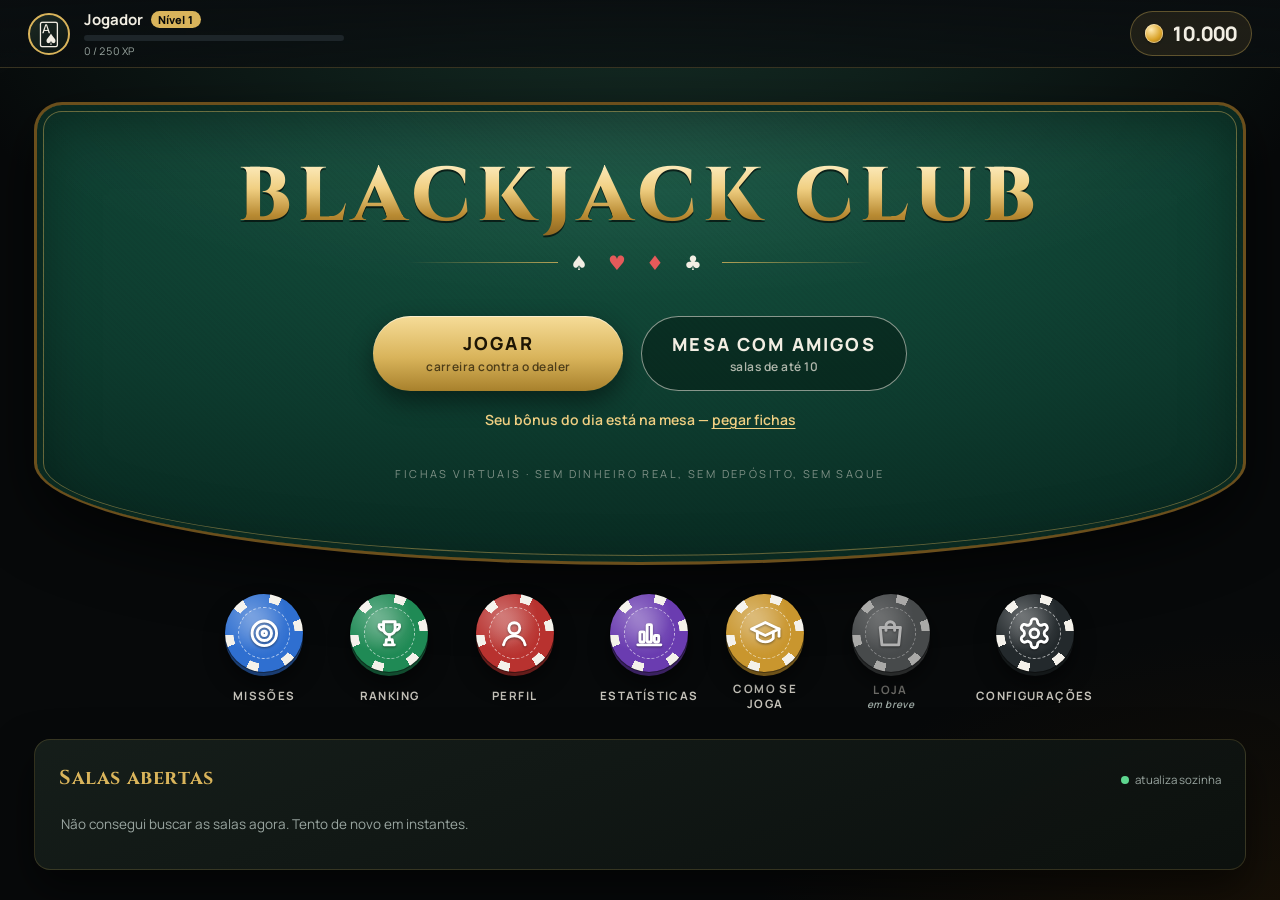
<file: index.html>
<!doctype html>
<html lang="pt-BR">
<head>
<meta charset="utf-8">
<meta name="viewport" content="width=device-width, initial-scale=1, viewport-fit=cover">
<meta name="theme-color" content="#07090a">
<title>BlackJack Club</title>
<link rel="icon" href="data:image/svg+xml,<svg xmlns='http://www.w3.org/2000/svg' viewBox='0 0 32 32'><text y='26' font-size='26'>🂡</text></svg>">
<link rel="preconnect" href="https://fonts.googleapis.com">
<link rel="preconnect" href="https://fonts.gstatic.com" crossorigin>
<link rel="stylesheet" href="https://fonts.googleapis.com/css2?family=Cinzel:wght@600;700;800&family=Manrope:wght@400;500;600;700;800&display=swap">
<link rel="stylesheet" href="./src/ui/estilo.css">
</head>
<body>

<header id="topo">
  <button class="voltar" id="btn-voltar" hidden>← Menu</button>
  <div class="avatar" id="avatar">🂡</div>
  <div class="quem">
    <div class="nome"><span id="nome-jogador">Jogador</span><span class="nivel" id="nivel">Nível 1</span></div>
    <div class="barra"><i id="barra-xp" style="width:0%"></i></div>
    <div class="xp" id="texto-xp">0 / 250 XP</div>
  </div>
  <div id="saldo"><span class="moeda"></span> <span id="valor-saldo">0</span></div>
</header>

<main>
  <!-- ------------------------------------------------------------ menu -->
  <section class="tela rolavel ativa" id="tela-menu">
    <div class="folha">
      <!-- A entrada é uma mesa vista de cima: feltro, trilho dourado e a curva do lado
           dos jogadores. O que se faz no clube (jogar) fica em cima do feltro; o resto
           é uma linha de texto embaixo, como o cardápio da casa. -->
      <div class="mesa-entrada">
        <div class="marca">BLACKJACK CLUB</div>
        <div class="naipes">♠ <span class="r">♥</span> <span class="r">♦</span> ♣</div>
        <div class="acoes-entrada" id="acoes-entrada"></div>
        <button class="aviso-bonus" id="aviso-bonus" hidden></button>
        <div class="letreiro">Fichas virtuais · sem dinheiro real, sem depósito, sem saque</div>
      </div>
      <nav class="fichas-menu" id="menu-grade"></nav>

      <!-- Salas abertas já na entrada do jogo: quem chega vê onde tem mesa rolando. -->
      <div class="cartao">
        <div class="cabeca-salas">
          <h2>Salas abertas</h2>
          <span class="ao-vivo"><i></i> atualiza sozinha</span>
        </div>
        <div class="lista-salas" id="salas-abertas-menu"><div class="vazio">Procurando salas...</div></div>
      </div>
    </div>
  </section>

  <!-- ------------------------------------------------------------ jogo -->
  <section class="tela" id="tela-jogo">
    <div class="mesa" id="mesa">
      <!-- O mesmo letreiro em arco da mesa online, entre o dealer e o jogador. -->
      <svg class="pintura" viewBox="0 0 1000 640" preserveAspectRatio="xMidYMid slice" aria-hidden="true">
        <defs>
          <path id="arco-alto-carreira" d="M 175 300 Q 500 214 825 300"></path>
          <path id="arco-baixo-carreira" d="M 250 344 Q 500 280 750 344"></path>
        </defs>
        <text class="texto-mesa grande">
          <textPath href="#arco-alto-carreira" startOffset="50%" text-anchor="middle">BLACKJACK PAGA 3 PARA 2</textPath>
        </text>
        <text class="texto-mesa media">
          <textPath href="#arco-baixo-carreira" startOffset="50%" text-anchor="middle" id="faixa-regras">APOSTA DE 50 A 500</textPath>
        </text>
      </svg>

      <!-- O que fica na frente do crupiê numa mesa de verdade: descarte, bandeja de fichas e
           sapato. Só enfeite; some no celular, onde o espaço é das cartas. -->
      <div class="objetos-dealer" aria-hidden="true">
        <div class="descarte"><i></i><i></i><i></i></div>
        <div class="bandeja"><i style="--c:#2f6fd0"></i><i style="--c:#1f8a55"></i><i style="--c:#b8322f"></i><i style="--c:#6a3cb0"></i><i style="--c:#23292c"></i><i style="--c:#c9962e"></i><i style="--c:#b8322f"></i><i style="--c:#1f8a55"></i><i style="--c:#2f6fd0"></i></div>
        <div class="sapato"><i></i></div>
      </div>

      <div class="lado" id="lado-dealer">
        <div class="rotulo">Dealer <span id="valor-dealer"></span></div>
        <div class="maos"><div class="mao"><div class="cartas" id="cartas-dealer"></div></div></div>
      </div>

      <div class="meio"><div class="tiras" id="tiras-mesa"></div></div>

      <div class="lado" id="lado-jogador">
        <div class="maos" id="maos-jogador"></div>
        <div class="controles" id="controles">
          <div class="caixa-aposta" id="caixa-aposta">
            <!-- O círculo de aposta pintado no feltro, na frente do jogador. -->
            <div class="circulo-aposta"><span class="rot">APOSTA</span><span class="vlr" id="valor-aposta">0</span></div>
            <button class="botao discreto" id="btn-limpar">LIMPAR</button>
            <button class="botao discreto" id="btn-repetir">REPETIR</button>
            <button class="botao discreto" id="btn-dobrar-aposta">DOBRAR</button>
          </div>
          <div class="fichas" id="fichas"></div>
          <div class="linha-botoes" id="acoes"></div>
          <div class="dica" id="dica"></div>
        </div>
      </div>
    </div>

    <aside class="lateral">
      <div class="cartao" style="grid-template-rows:auto auto">
        <h2 id="titulo-mesa">Mesa</h2>
        <div class="placa" id="resumo-sessao"></div>
      </div>
      <div class="cartao">
        <h2>Últimas rodadas</h2>
        <div class="lista-rolagem" id="historico-lateral"></div>
      </div>
    </aside>
  </section>

  <!-- ----------------------------------------------------------- mesas -->
  <section class="tela rolavel" id="tela-mesas">
    <div class="folha">
      <div class="cartao">
        <h2>Escolha a mesa</h2>
        <div id="lista-mesas"></div>
      </div>
    </div>
  </section>

  <!-- --------------------------------------------------------- missões -->
  <section class="tela rolavel" id="tela-missoes">
    <div class="folha">
      <div class="cartao">
        <h2>Bônus diário</h2>
        <div class="pilhas" id="trilha-bonus"></div>
        <div class="linha-botoes" style="margin-top:16px">
          <button class="botao ouro" id="btn-bonus">RESGATAR</button>
        </div>
      </div>
      <div class="grade-cartoes">
        <div class="cartao"><h2>Missões diárias</h2><div id="missoes-diarias"></div></div>
        <div class="cartao"><h2>Missões semanais</h2><div id="missoes-semanais"></div></div>
      </div>
      <div class="cartao"><h2>Conquistas</h2><div class="vitrine" id="lista-conquistas"></div></div>
    </div>
  </section>

  <!-- ---------------------------------------------------- estatísticas -->
  <section class="tela rolavel" id="tela-estatisticas">
    <div class="folha">
      <div class="cartao"><h2>Estatísticas</h2><div class="numeros" id="numeros-stats"></div></div>
      <div class="cartao"><h2>Histórico de rodadas</h2><div id="historico-completo"></div></div>
    </div>
  </section>

  <!-- ---------------------------------------------------------- perfil -->
  <section class="tela rolavel" id="tela-perfil">
    <div class="folha">
      <div class="cartao">
        <h2>Perfil</h2>
        <div class="opcao">
          <div><b>Nome</b><small>Como você aparece no clube</small></div>
          <input class="entrada" id="entrada-nome" maxlength="18">
        </div>
        <div class="opcao">
          <div><b>Avatar</b><small>Escolha uma carta</small></div>
          <div class="linha-botoes" id="lista-avatares"></div>
        </div>
        <div class="numeros" id="numeros-perfil" style="margin-top:16px"></div>
      </div>
      <div class="cartao"><h2>Seus números para o ranking</h2><div class="numeros" id="numeros-ranking"></div>
        <p class="vazio">O ranking entre jogadores chega junto com o modo online, que precisa de servidor.
          Estes são os números que vão para lá.</p>
      </div>
    </div>
  </section>

  <!-- -------------------------------------------------------- tutorial -->
  <section class="tela rolavel" id="tela-tutorial">
    <div class="folha">
      <div class="cartao">
        <h2>Como se joga</h2>
        <div class="abas" id="tutorial-abas"></div>
      </div>
      <div class="cartao" id="tutorial-conteudo"></div>
      <div class="linha-botoes">
        <button class="botao discreto" id="btn-tutorial-anterior">ANTERIOR</button>
        <button class="botao ouro" id="btn-tutorial-proximo">PR&#211;XIMO</button>
      </div>
    </div>
  </section>

  <!-- --------------------------------------------------- configurações -->
  <section class="tela rolavel" id="tela-config">
    <div class="folha">
      <div class="cartao">
        <h2>Configurações</h2>
        <div class="opcao">
          <div><b>Música ambiente</b><small>Acorde grave no fundo da sala</small></div>
          <button class="chave" id="chave-musica"><i></i></button>
        </div>
        <div class="opcao">
          <div><b>Efeitos sonoros</b><small>Cartas, fichas e resultados</small></div>
          <button class="chave" id="chave-efeitos"><i></i></button>
        </div>
        <div class="opcao">
          <div><b>Tutorial</b><small>Rever as regras básicas do jogo</small></div>
          <button class="botao discreto" id="btn-tutorial">VER DE NOVO</button>
        </div>
        <div class="opcao">
          <div><b>Recomeçar</b><small>Apaga perfil, saldo, XP e histórico deste navegador</small></div>
          <button class="botao vermelho discreto" id="btn-zerar">APAGAR TUDO</button>
        </div>
      </div>
      <div class="cartao">
        <h2>Sobre</h2>
        <p class="vazio">BlackJack Club — modo carreira. 6 baralhos, Blackjack paga 3:2, dealer que joga para ganhar
          (com 17 ou mais faz a conta antes de pedir), late surrender e seguro 2:1. As fichas são virtuais e não têm nenhum valor
          fora do jogo.</p>
      </div>
    </div>
  </section>

  <!-- ------------------------------------------------ jogar com amigos -->
  <section class="tela rolavel" id="tela-amigos">
    <div class="folha">
      <div class="grade-cartoes">
        <div class="cartao">
          <h2>Criar sala</h2>
          <p class="vazio">Você define fichas iniciais, apostas, rodadas e tempo. Quem entrar
            joga com as fichas da sala, separadas da sua carreira.</p>
          <button class="botao ouro largo" id="btn-criar-sala" style="margin-top:14px">CRIAR SALA</button>
        </div>
        <div class="cartao">
          <h2>Entrar com código</h2>
          <p class="vazio">Seis letras e números, do jeito que o dono da mesa passou.</p>
          <div class="linha-botoes" style="margin-top:14px; justify-content:flex-start">
            <input class="entrada codigo-grande" id="entrada-codigo" placeholder="BX72K9" maxlength="6"
              autocomplete="off" autocapitalize="characters" spellcheck="false">
            <button class="botao verde" id="btn-entrar-codigo">ENTRAR</button>
          </div>
        </div>
      </div>
      <div class="cartao">
        <div class="cabeca-salas">
          <h2>Salas abertas</h2>
          <span class="ao-vivo"><i></i> atualiza sozinha</span>
        </div>
        <div class="lista-salas" id="salas-publicas"><div class="vazio">Procurando salas...</div></div>
      </div>
    </div>
  </section>

  <!-- ------------------------------------------------------ criar sala -->
  <section class="tela rolavel" id="tela-criar">
    <!-- Montar a mesa: a prévia à esquerda muda enquanto as regras mudam à direita. -->
    <div class="folha montar">
      <div class="previa" id="previa-mesa"></div>
      <div class="cartao">
        <h2>Regras da sala</h2>
        <div id="campos-criar"></div>
        <div class="linha-botoes" style="margin-top:18px">
          <button class="botao ouro largo" id="btn-confirmar-criar">ABRIR A MESA</button>
        </div>
      </div>
    </div>
  </section>

  <!-- ------------------------------------------------------- sala viva -->
  <section class="tela rolavel" id="tela-sala">
    <div class="folha" id="sala-lobby">
      <div class="cartao">
        <h2 id="lobby-nome">Sala</h2>
        <div class="convite">
          <div>
            <span class="rot">CÓDIGO DA SALA</span>
            <div class="codigo-sala" id="lobby-codigo">------</div>
          </div>
          <button class="botao discreto" id="btn-copiar-link">COPIAR CONVITE</button>
        </div>
        <div class="numeros" id="lobby-regras" style="margin-top:16px"></div>
      </div>
      <div class="cartao">
        <h2>Jogadores</h2>
        <div class="opcao">
          <div><b>Seu nome na mesa</b><small>D&#225; para trocar at&#233; a partida come&#231;ar</small></div>
          <div class="linha-botoes">
            <input class="entrada" id="lobby-meu-nome" maxlength="18" autocomplete="off">
            <button class="botao discreto" id="btn-salvar-nome">SALVAR</button>
          </div>
        </div>
        <div class="lugar-crupie" id="lobby-crupie" hidden>
          <span class="ic">🎩</span>
          <span><b>Crupiê</b><small id="lobby-crupie-quem"></small></span>
          <button class="botao ouro" id="btn-crupie">QUERO SER O CRUPIÊ</button>
        </div>
        <div id="lobby-jogadores"></div>
        <div class="linha-botoes" style="margin-top:16px">
          <button class="botao verde" id="btn-pronto">ESTOU PRONTO</button>
          <button class="botao ouro" id="btn-iniciar-partida" hidden>INICIAR PARTIDA</button>
        </div>
      </div>
    </div>

    <div class="mesa-online" id="sala-mesa" hidden>
      <div class="pano">
        <div class="feltro" id="feltro">
          <svg class="pintura" viewBox="0 0 1000 640" preserveAspectRatio="xMidYMid slice" aria-hidden="true">
            <!-- As curvas do letreiro ficam na faixa livre entre o dealer e os
                 lugares; os riscos brancos acompanham a borda da mesa. -->
            <defs>
              <path id="arco-alto" d="M 175 300 Q 500 208 825 300"></path>
              <path id="arco-baixo" d="M 230 352 Q 500 280 770 352"></path>
            </defs>
            <path d="M 80 292 Q 500 548 920 292" class="risco"></path>
            <path d="M 30 250 Q 500 540 970 250" class="risco fina"></path>
            <text class="texto-mesa grande">
              <textPath href="#arco-alto" startOffset="50%" text-anchor="middle">
                BLACKJACK PAGA 3 PARA 2
              </textPath>
            </text>
            <!-- Nada de regra do dealer aqui: no feltro fica o que interessa a
                 quem aposta. A regra do dealer mora no tutorial. -->
            <text class="texto-mesa media">
              <textPath href="#arco-baixo" startOffset="50%" text-anchor="middle" id="texto-limites">
                APOSTA DE 500 A 5.000
              </textPath>
            </text>
          </svg>

          <div class="topo-sala">
            <span class="canto">
              <span class="etiqueta" id="sala-rodada">Rodada</span>
              <button class="etiqueta so-celular" id="btn-ranking-celular">RANKING &#127942;</button>
            </span>
            <span class="etiqueta">Sala <b id="sala-codigo-mesa"></b></span>
          </div>

          <div class="lugar-dealer">
            <div class="rotulo"><span id="sala-nome-dealer">Dealer</span> <span id="sala-valor-dealer"></span></div>
            <div class="cartas" id="sala-cartas-dealer"></div>
          </div>

          <div class="lugares" id="sala-lugares"></div>
        </div>

        <div class="painel-inferior">
          <div class="relogio" id="sala-relogio" hidden></div>
          <div class="caixa-aposta">
            <span class="rot">SUAS FICHAS</span>
            <span class="vlr" id="sala-minhas-fichas">0</span>
          </div>
          <div class="linha-botoes" id="sala-fichas"></div>
          <div class="linha-botoes" id="sala-acoes"></div>
          <div class="dica" id="sala-dica"></div>
        </div>
      </div>

      <aside class="lateral">
        <div class="cartao" style="grid-template-rows:auto auto">
          <h2>Ranking da sala</h2>
          <div id="sala-ranking"></div>
        </div>
        <div class="cartao">
          <h2>Rodadas</h2>
          <div class="lista-rolagem" id="sala-historico"></div>
        </div>
      </aside>
    </div>
  </section>
</main>

<div id="anuncio"><b></b><span></span></div>
<div id="torradas"></div>

<div class="fundo-modal" id="modal">
  <div class="modal">
    <h2 id="modal-titulo"></h2>
    <div id="modal-corpo"></div>
    <div class="rodape" id="modal-rodape"></div>
  </div>
</div>

<script type="module" src="./src/ui/app.js"></script>
</body>
</html>
</file>
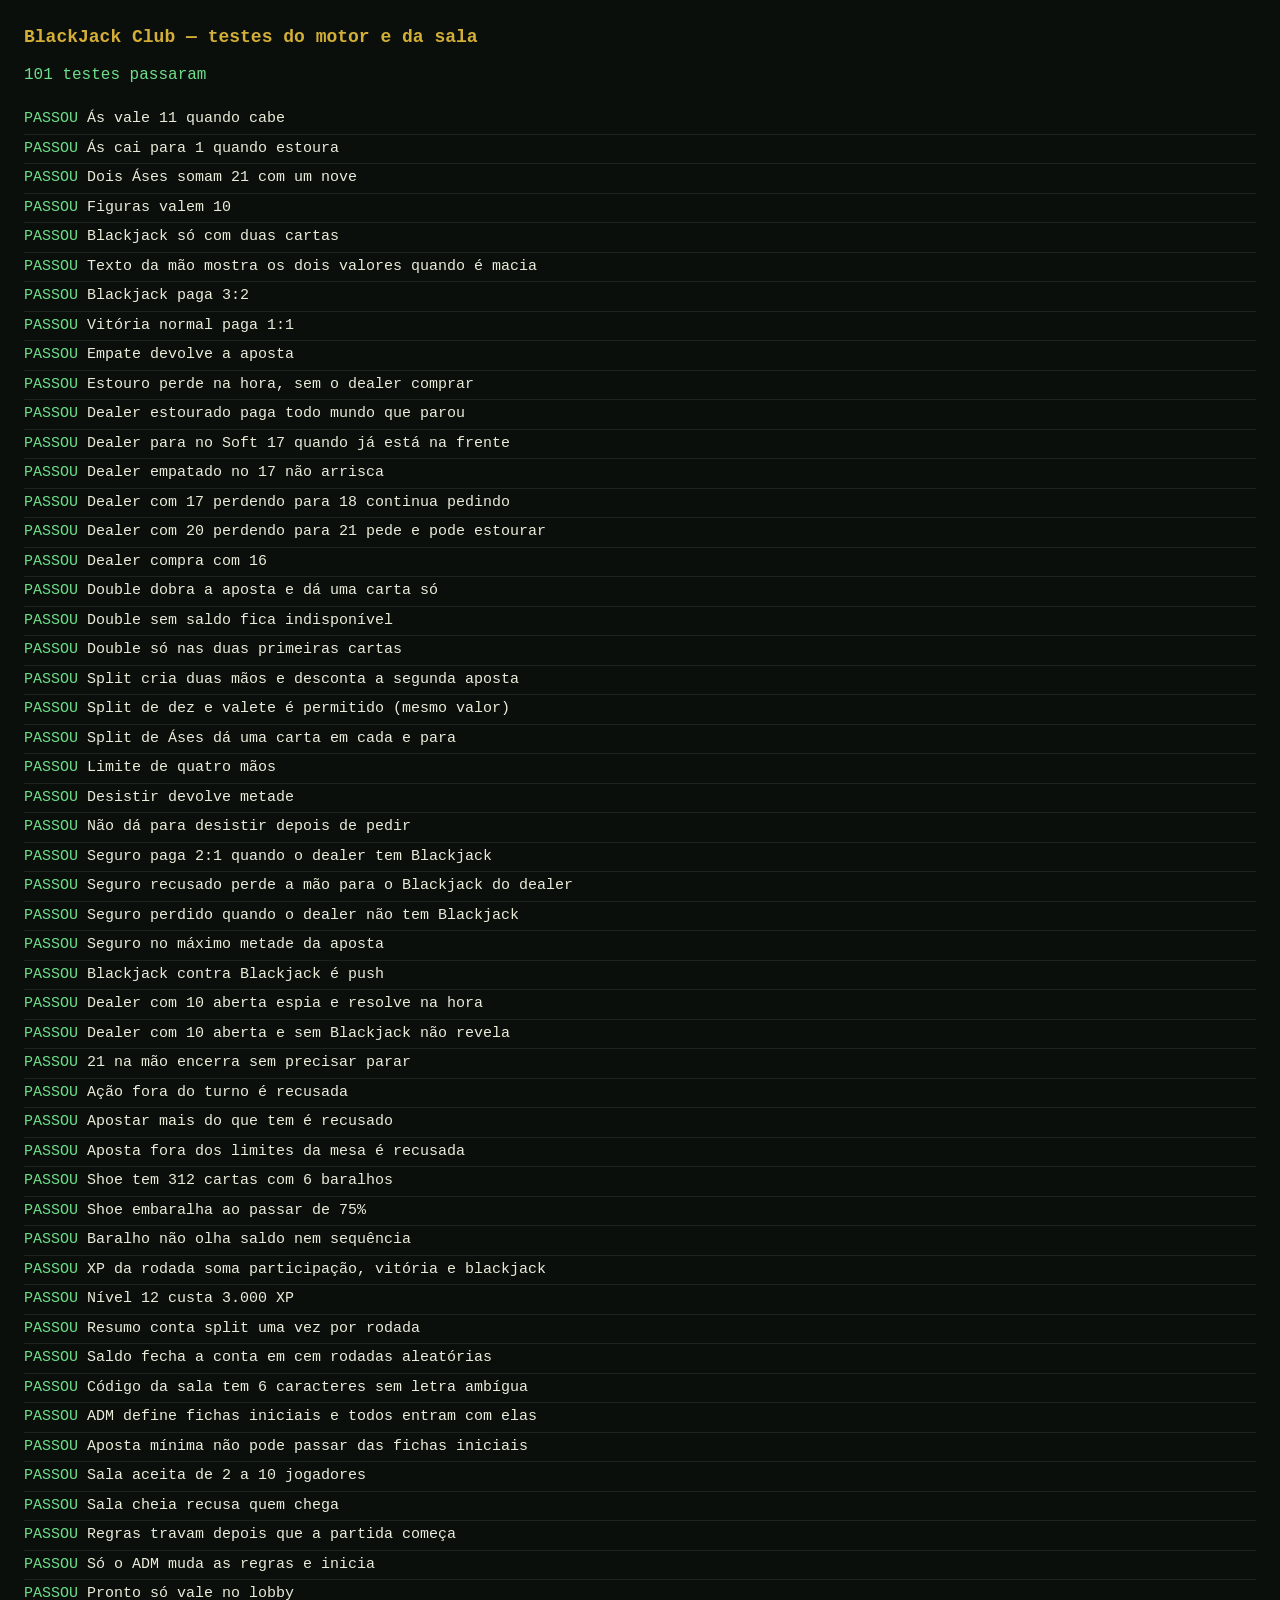
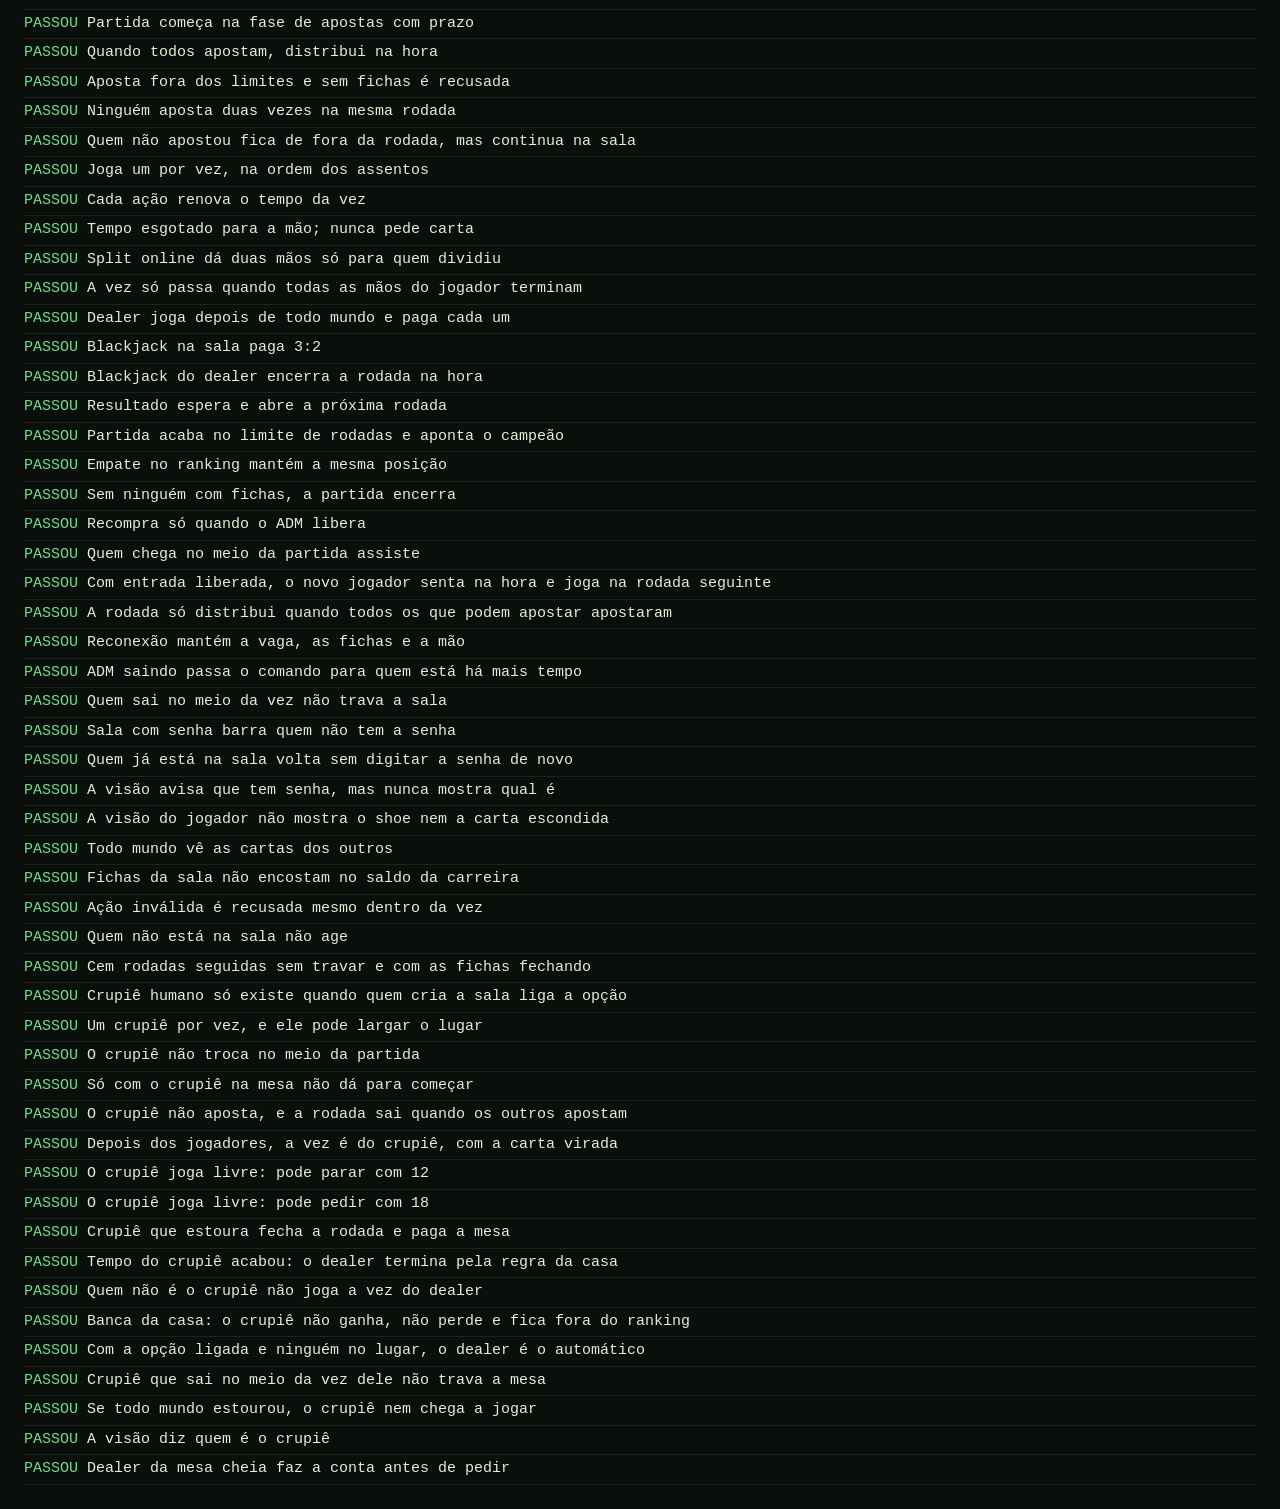
<file: testes/index.html>
<!doctype html>
<html lang="pt-BR">
<head>
<meta charset="utf-8">
<meta name="viewport" content="width=device-width, initial-scale=1">
<title>Testes — BlackJack Club</title>
<style>
  body { background:#0b0f0c; color:#e8ecd9; font:15px/1.5 ui-monospace, Consolas, monospace; margin:0; padding:24px; }
  h1 { font-size:18px; margin:0 0 4px; color:#d4af37; }
  #resumo { margin:12px 0 18px; font-size:16px; }
  .ok { color:#6ede8a; }
  .falha { color:#ff6b6b; }
  ul { list-style:none; padding:0; margin:0; }
  li { padding:3px 0; border-bottom:1px solid #1b241d; }
  .erro { color:#ffb4a2; padding-left:22px; font-size:13px; }
</style>
</head>
<body>
<h1>BlackJack Club — testes do motor e da sala</h1>
<div id="resumo">rodando…</div>
<ul id="lista"></ul>
<script type="module">
  import { rodar } from './testes.js';
  import './testes-sala.js';
  const resultados = await rodar();
  const falhas = resultados.filter(r => !r.ok);
  document.getElementById('resumo').innerHTML = falhas.length
    ? `<span class="falha">${falhas.length} falha(s)</span> de ${resultados.length}`
    : `<span class="ok">${resultados.length} testes passaram</span>`;
  document.getElementById('lista').innerHTML = resultados.map(r =>
    `<li><span class="${r.ok?'ok':'falha'}">${r.ok?'PASSOU':'FALHOU'}</span> ${r.nome}` +
    (r.ok?'':`<div class="erro">${r.erro}</div>`) + '</li>').join('');
  window.__resultados = resultados;
</script>
</body>
</html>
</file>
<file: src/ui/estilo.css>
/* BlackJack Club — cassino moderno: preto, verde fundo, dourado nos detalhes.
   Pensado para o toque primeiro; em telas largas o layout cresce em vez de
   sobrar espaço vazio. */

:root {
  --preto: #07090a;
  --carvao: #10161a;
  --feltro: #0d3b2e;
  --feltro-claro: #14513e;
  --feltro-borda: #072a20;
  --ouro: #d9b45b;
  --ouro-forte: #f0cf82;
  --creme: #f2eee3;
  --cinza: #9aa6a1;
  --verde: #5ed68f;
  --vermelho: #e55a5a;
  --azul: #6fa8dc;
  --raio: 16px;
  --sombra: 0 18px 42px rgba(0, 0, 0, .55);
  --topo: 68px;
  --carta-l: clamp(70px, min(20vw, 15vh), 108px);
  /* Manrope no texto; Cinzel, maiúscula romana de letreiro de cassino, no logo e nos títulos.
     Sem internet, cai nas fontes do sistema e nada quebra. */
  --fonte: 'Manrope', 'Segoe UI', system-ui, -apple-system, Roboto, sans-serif;
  --fonte-titulo: 'Cinzel', Georgia, 'Times New Roman', serif;
}

* { box-sizing: border-box; -webkit-tap-highlight-color: transparent; }

/* Regra de ouro: `hidden` esconde mesmo. Sem isto, qualquer `display: grid`
   escrito depois vence o atributo e o elemento continua na tela — foi assim
   que o lobby ficou aparecendo por cima da mesa. */
[hidden] { display: none !important; }

html, body {
  margin: 0;
  height: 100%;
  background: var(--preto);
  color: var(--creme);
  font-family: var(--fonte);
  overscroll-behavior: none;
  /* Números de largura igual: saldo e cronômetro não tremem quando mudam. */
  font-variant-numeric: tabular-nums;
  -webkit-font-smoothing: antialiased;
}

body {
  background:
    radial-gradient(1200px 700px at 50% -8%, #17342a 0%, transparent 62%),
    radial-gradient(900px 600px at 100% 110%, #1b1206 0%, transparent 60%),
    var(--preto);
}

button { font-family: inherit; color: inherit; border: 0; background: none; cursor: pointer; }
button:disabled { cursor: default; }
h1, h2, h3 { margin: 0; font-weight: 700; letter-spacing: .3px; }
h2 { font-family: var(--fonte-titulo); letter-spacing: .6px; }

/* ------------------------------------------------------------------ topo */

#topo {
  position: sticky; top: 0; z-index: 30;
  height: var(--topo);
  display: flex; align-items: center; gap: 14px;
  padding: 0 clamp(12px, 2.4vw, 28px);
  background: linear-gradient(180deg, rgba(10,14,16,.96), rgba(10,14,16,.72));
  backdrop-filter: blur(10px);
  border-bottom: 1px solid rgba(217, 180, 91, .22);
}

#topo .avatar {
  width: 42px; height: 42px; border-radius: 50%;
  display: grid; place-items: center; font-size: 22px;
  background: linear-gradient(145deg, #1d2a24, #0c1512);
  border: 2px solid var(--ouro);
  flex: none;
}

#topo .quem { min-width: 0; flex: 1; }
#topo .nome { font-weight: 700; font-size: 15px; display: flex; align-items: center; gap: 8px; }
#topo .nivel {
  font-size: 11px; color: var(--preto); background: var(--ouro);
  padding: 1px 7px; border-radius: 999px; font-weight: 800; white-space: nowrap;
}
#topo .nome span:first-child { overflow: hidden; text-overflow: ellipsis; white-space: nowrap; }
#topo .barra {
  margin-top: 5px; height: 6px; width: min(260px, 40vw);
  background: #1d2529; border-radius: 999px; overflow: hidden;
}
#topo .barra i { display: block; height: 100%; background: linear-gradient(90deg, var(--ouro), var(--ouro-forte)); }
#topo .xp { font-size: 10.5px; color: var(--cinza); margin-top: 3px; }

#saldo {
  display: flex; align-items: center; gap: 8px;
  font-weight: 800; font-size: clamp(15px, 2.4vw, 20px);
  padding: 8px 14px; border-radius: 999px;
  background: rgba(217, 180, 91, .1);
  border: 1px solid rgba(217, 180, 91, .35);
  white-space: nowrap;
}
#saldo.subindo { animation: pulsa-ouro .6s ease; }
@keyframes pulsa-ouro {
  50% { background: rgba(217, 180, 91, .34); transform: scale(1.06); }
}

.voltar {
  font-size: 14px; padding: 8px 14px; border-radius: 999px;
  border: 1px solid rgba(242, 238, 227, .22); color: var(--creme);
}
.voltar:hover { background: rgba(242, 238, 227, .08); }
/* Em tela estreita o botão vira só a seta, para o nome caber inteiro. */
@media (max-width: 480px) {
  .voltar { font-size: 0; padding: 9px 12px; }
  .voltar::before { content: '←'; font-size: 17px; }
}

/* ----------------------------------------------------------------- telas */

main { height: calc(100% - var(--topo)); overflow: hidden; }
.tela { display: none; height: 100%; overflow-y: auto; }
.tela.ativa { display: block; }
.tela.rolavel { padding: clamp(16px, 3vw, 34px); }

.folha {
  max-width: 1180px; margin: 0 auto;
  display: grid; gap: clamp(14px, 2vw, 22px);
}

.cartao {
  background: linear-gradient(160deg, rgba(23,32,28,.92), rgba(12,17,15,.92));
  border: 1px solid rgba(217, 180, 91, .18);
  border-radius: var(--raio);
  padding: clamp(16px, 2.4vw, 24px);
  box-shadow: var(--sombra);
}
.cartao h2 { font-size: clamp(16px, 2.2vw, 20px); color: var(--ouro); margin-bottom: 14px; }

/* ------------------------------------------------------------------ menu */

#tela-menu .folha { max-width: 1240px; }

/* A entrada: mesa de blackjack vista de cima. Feltro, trilho dourado em volta e a
   borda de baixo curva, que é o lado onde os jogadores sentam. */
.mesa-entrada {
  position: relative; text-align: center;
  padding: clamp(34px, 6vh, 64px) clamp(16px, 4vw, 48px) clamp(56px, 9vh, 96px);
  background:
    radial-gradient(90% 70% at 50% 0%, rgba(255,255,255,.07), transparent 60%),
    radial-gradient(120% 100% at 50% 20%, var(--feltro-claro) 0%, var(--feltro) 50%, #06201a 100%);
  border: 3px solid #6b4f1c;
  border-radius: 28px 28px 50% 50% / 28px 28px 22% 22%;
  box-shadow:
    inset 0 0 0 6px #0a2a21,
    inset 0 0 0 7px rgba(217,180,91,.45),
    inset 0 18px 60px rgba(0,0,0,.35),
    0 24px 60px rgba(0,0,0,.6);
  overflow: hidden;
}
/* Trama do feltro: listras finíssimas, só para o verde não parecer tinta chapada. */
.mesa-entrada::before {
  content: ''; position: absolute; inset: 0; pointer-events: none; opacity: .5;
  background: repeating-linear-gradient(45deg, rgba(0,0,0,.05) 0 2px, transparent 2px 4px);
}
.mesa-entrada > * { position: relative; }

.mesa-entrada .marca {
  font-family: var(--fonte-titulo);
  font-size: clamp(34px, 7vw, 76px);
  font-weight: 800; letter-spacing: .08em; line-height: 1.02;
  background: linear-gradient(180deg, #fff1c9 0%, var(--ouro-forte) 38%, #b88a32 72%, #8a6420 100%);
  -webkit-background-clip: text; background-clip: text; color: transparent;
  filter: drop-shadow(0 2px 0 rgba(0,0,0,.6));
}
.mesa-entrada .naipes {
  display: flex; align-items: center; justify-content: center; gap: 12px;
  font-size: clamp(15px, 2.2vw, 20px); letter-spacing: 8px; margin-top: 12px; color: var(--creme);
}
.mesa-entrada .naipes::before, .mesa-entrada .naipes::after {
  content: ''; height: 1px; width: clamp(40px, 12vw, 150px);
  background: linear-gradient(90deg, transparent, rgba(217,180,91,.8));
}
.mesa-entrada .naipes::after { transform: scaleX(-1); }
.mesa-entrada .naipes .r { color: var(--vermelho); }

.acoes-entrada {
  display: flex; justify-content: center; gap: clamp(10px, 2vw, 18px); flex-wrap: wrap;
  margin-top: clamp(26px, 4.5vh, 42px);
}
.acao-entrada {
  min-width: min(100%, 250px); padding: 15px 30px; border-radius: 999px;
  display: grid; gap: 2px; justify-items: center;
  transition: transform .14s ease, box-shadow .14s ease, background .14s ease;
}
.acao-entrada b { font-size: clamp(15px, 1.8vw, 18px); font-weight: 800; letter-spacing: .12em; }
.acao-entrada span { font-size: 12px; font-weight: 600; letter-spacing: .04em; opacity: .72; }
.acao-entrada:hover { transform: translateY(-2px); }
.acao-entrada.principal {
  background: linear-gradient(180deg, #f6dc98, var(--ouro) 55%, #a8812c);
  color: #1d1504;
  box-shadow: 0 1px 0 rgba(255,255,255,.5) inset, 0 10px 24px rgba(0,0,0,.45);
}
.acao-entrada.principal:hover { box-shadow: 0 1px 0 rgba(255,255,255,.5) inset, 0 14px 30px rgba(0,0,0,.5); }
.acao-entrada.secundaria {
  color: var(--creme); background: rgba(4,20,15,.45);
  border: 1.5px solid rgba(242,238,227,.55);
}
.acao-entrada.secundaria:hover { background: rgba(4,20,15,.7); border-color: var(--creme); }

.aviso-bonus {
  display: block; margin: 18px auto 0; font-size: 14px; color: var(--ouro-forte); font-weight: 600;
}
.aviso-bonus u { text-underline-offset: 3px; }
.aviso-bonus:hover u { color: #fff1c9; }

/* Letreiro impresso no feltro, como o "BLACKJACK PAGA 3 PARA 2" de uma mesa. */
.mesa-entrada .letreiro {
  margin-top: clamp(22px, 4vh, 36px);
  font-size: 11px; letter-spacing: .22em; text-transform: uppercase;
  color: rgba(242,238,227,.5);
}

/* O resto da casa: uma fileira de fichas de cassino embaixo da mesa. A borda tem os
   "insertos" brancos de ficha de verdade; o miolo leva um naipe; a espessura vem de uma
   sombra sólida mais escura embaixo. */
.fichas-menu {
  display: flex; flex-wrap: wrap; justify-content: center;
  gap: clamp(14px, 2.4vw, 30px) clamp(12px, 2.6vw, 34px);
  padding: 6px 0 4px;
}
.ficha-menu {
  display: grid; justify-items: center; gap: 10px; width: 92px;
  --lado: clamp(62px, 6.2vw, 78px);
}
.ficha-menu .disco {
  position: relative; width: var(--lado); aspect-ratio: 1; border-radius: 50%;
  display: grid; place-items: center;
  background:
    radial-gradient(circle, var(--cor) 0 55%, transparent 56%),
    repeating-conic-gradient(from 9deg, #f4f1ea 0 18deg, var(--cor) 18deg 60deg);
  box-shadow:
    0 0 0 1px rgba(0,0,0,.35),
    0 4px 0 color-mix(in srgb, var(--cor) 55%, #000),
    0 12px 20px rgba(0,0,0,.5);
  transition: transform .18s cubic-bezier(.2,.8,.3,1.3), box-shadow .18s ease;
}
/* Brilho de plástico por cima de tudo. */
.ficha-menu .disco::after {
  content: ''; position: absolute; inset: 0; border-radius: 50%; pointer-events: none;
  background: radial-gradient(circle at 32% 26%, rgba(255,255,255,.28), transparent 46%);
}
.ficha-menu .miolo {
  width: 66%; aspect-ratio: 1; border-radius: 50%;
  display: grid; place-items: center;
  border: 1.5px dashed rgba(255,255,255,.6);
  background: radial-gradient(circle at 40% 35%, color-mix(in srgb, var(--cor) 80%, #fff), var(--cor) 70%);
  color: #fff; line-height: 1;
}
.ficha-menu .miolo svg { width: 70%; height: 70%; stroke-width: 2; filter: drop-shadow(0 1px 1px rgba(0,0,0,.45)); }
.ficha-menu .nome {
  font-size: 11.5px; font-weight: 700; letter-spacing: .12em; text-transform: uppercase;
  color: rgba(242,238,227,.82); text-align: center; line-height: 1.3;
}
.ficha-menu .nome small {
  display: block; font-size: 10px; font-weight: 600; letter-spacing: .04em;
  text-transform: none; font-style: italic; color: var(--cinza);
}
.ficha-menu:hover .disco {
  transform: translateY(-6px) rotate(-14deg);
  box-shadow:
    0 0 0 1px rgba(0,0,0,.35),
    0 4px 0 color-mix(in srgb, var(--cor) 55%, #000),
    0 20px 26px rgba(0,0,0,.55);
}
.ficha-menu:hover .nome { color: var(--ouro-forte); }
.ficha-menu.breve .disco { filter: saturate(.35) brightness(.7); }
.ficha-menu.breve .nome { color: rgba(242,238,227,.45); }

/* No celular: quatro fichas na primeira linha, três na segunda, centradas. */
@media (max-width: 560px) {
  .mesa-entrada { border-radius: 22px 22px 50% 50% / 22px 22px 12% 12%; }
  .acao-entrada { width: 100%; }
  .fichas-menu { gap: 18px 6px; }
  .ficha-menu { width: calc((100% - 18px) / 4); --lado: 60px; }
  .ficha-menu .nome { font-size: 10px; letter-spacing: .06em; }
}

/* ------------------------------------------------------------- mesa/jogo */

#tela-jogo { display: none; }
#tela-jogo.ativa { display: grid; }
#tela-jogo {
  grid-template-columns: 1fr;
  grid-template-rows: 1fr;
  height: 100%;
}
@media (min-width: 1100px) {
  #tela-jogo.ativa { grid-template-columns: minmax(0, 1fr) 330px; gap: 18px; padding: 18px; }
}

.mesa {
  position: relative;
  display: grid;
  grid-template-rows: auto 1fr auto;
  min-height: 0;
  padding: clamp(8px, 1.6vh, 18px) clamp(10px, 2vw, 22px) clamp(10px, 2vh, 18px);
  background:
    radial-gradient(120% 78% at 50% 6%, var(--feltro-claro) 0%, var(--feltro) 46%, #071f18 100%);
  /* Mesa de verdade: topo reto do lado do dealer, base curva do lado do jogador, e o
     trilho em volta (madeira escura + filete dourado), igual à mesa do menu. */
  border: 3px solid #6b4f1c;
  border-radius: 26px 26px 50% 50% / 26px 26px 16% 16%;
  box-shadow:
    inset 0 0 0 6px #0a2a21,
    inset 0 0 0 7px rgba(217,180,91,.4),
    inset 0 0 110px rgba(0,0,0,.5),
    var(--sombra);
  overflow: hidden;
}
@media (max-width: 1099px) { .mesa { border-radius: 0; border-left: 0; border-right: 0; } }

/* Trama do feltro. */
.mesa::after {
  content: ''; position: absolute; inset: 0; pointer-events: none; opacity: .5;
  background: repeating-linear-gradient(45deg, rgba(0,0,0,.05) 0 2px, transparent 2px 4px);
}
.mesa > .pintura { z-index: 0; }
.mesa > :not(.pintura) { position: relative; z-index: 1; }
/* No celular o miolo vira painel de números e o letreiro sairia cortado. */
@media (max-width: 1099px) { .mesa > .pintura { display: none; } }

/* O miolo da mesa: em tela larga ele fica limpo, porque a lateral já mostra os
   números. Em celular, onde não existe lateral, esse espaço vira o painel. */
.meio { display: grid; place-items: center; min-height: 0; z-index: 2; }
.tiras { display: none; gap: 8px; flex-wrap: wrap; justify-content: center; max-width: 92%; }
@media (max-width: 1099px) { .tiras { display: flex; } }
.pilula {
  display: inline-flex; align-items: baseline; gap: 5px;
  font-size: 11.5px; color: rgba(242,238,227,.66);
  background: rgba(7,9,10,.42); border: 1px solid rgba(217,180,91,.22);
  padding: 5px 11px; border-radius: 999px;
}
.pilula b { font-size: 14px; color: var(--ouro-forte); }
.pilula.mais b { color: var(--verde); }
.pilula.menos b { color: var(--vermelho); }
.marcas { display: flex; gap: 5px; align-items: center; }
.marca-res { width: 9px; height: 9px; border-radius: 50%; background: var(--cinza); }
.marca-res.ganhou { background: var(--verde); }
.marca-res.perdeu { background: var(--vermelho); }
.marca-res.empatou { background: var(--azul); }
.marca-res.bj { background: var(--ouro); }

.lado { display: grid; justify-items: center; gap: 6px; z-index: 2; }

/* Descarte, bandeja e sapato, encostados na borda do dealer. */
.objetos-dealer { display: none; }
@media (min-width: 1100px) {
  .mesa { padding-top: 64px; }
  .objetos-dealer {
    display: block; position: absolute !important; inset: 0 0 auto 0; height: 0; pointer-events: none;
  }
}
.bandeja {
  position: absolute; left: 50%; top: 9px; transform: translateX(-50%);
  display: flex; gap: 3px; padding: 5px 7px 6px;
  background: linear-gradient(180deg, #1c130a, #3a2812);
  border: 1px solid #6b4f1c; border-top: 0; border-radius: 0 0 12px 12px;
  box-shadow: 0 6px 12px rgba(0,0,0,.4), inset 0 -2px 0 rgba(0,0,0,.35);
}
/* Cada coluna é uma pilha de fichas deitada, vista de cima. */
.bandeja i {
  width: 18px; height: 30px; border-radius: 9px;
  background:
    linear-gradient(90deg, rgba(0,0,0,.35), transparent 30%, transparent 70%, rgba(0,0,0,.35)),
    repeating-linear-gradient(180deg, var(--c) 0 3px, color-mix(in srgb, var(--c) 50%, #000) 3px 4px);
}
.sapato {
  position: absolute; right: 7%; top: 18px; width: 78px; height: 58px;
  border-radius: 8px 8px 8px 22px;
  background: linear-gradient(160deg, #2b2f2e, #0e1110);
  border: 1px solid rgba(242,238,227,.18);
  box-shadow: 0 8px 14px rgba(0,0,0,.45);
  transform: rotate(-8deg);
}
/* A carta de cima aparecendo pela boca do sapato. */
.sapato i {
  position: absolute; left: 8px; bottom: 8px; width: 34px; height: 24px; border-radius: 3px;
  background: repeating-linear-gradient(45deg, #7a1f1f 0 3px, #5a1515 3px 6px);
  border: 2px solid #f1ede4;
}
.descarte {
  position: absolute; left: 7%; top: 16px; width: 48px; height: 66px;
  transform: rotate(10deg);
}
.descarte i {
  position: absolute; inset: 0; border-radius: 5px;
  background: repeating-linear-gradient(45deg, #7a1f1f 0 3px, #5a1515 3px 6px);
  border: 2px solid #f1ede4; box-shadow: 0 2px 4px rgba(0,0,0,.4);
}
.descarte i:nth-child(2) { transform: translate(2px, -2px) rotate(-4deg); }
.descarte i:nth-child(3) { transform: translate(4px, -4px) rotate(3deg); }
.lado .rotulo {
  font-size: 11px; letter-spacing: 2.4px; color: rgba(242,238,227,.62); text-transform: uppercase;
}

.maos { display: flex; gap: clamp(8px, 1.6vw, 20px); justify-content: center; flex-wrap: wrap; }

.mao { display: grid; justify-items: center; gap: 6px; padding: 8px; border-radius: 14px; transition: background .2s; }
.mao.ativa { background: rgba(217, 180, 91, .12); box-shadow: 0 0 0 1px rgba(217,180,91,.35) inset; }
.mao .cartas { display: flex; }
.mao .cartas .carta:not(:first-child) { margin-left: calc(var(--carta-l) * -0.2); }
/* Mão comprida encolhe o leque em vez de vazar a tela. */
.mao .cartas:has(.carta:nth-child(5)) .carta:not(:first-child) { margin-left: calc(var(--carta-l) * -0.46); }
.mao .info { display: flex; align-items: center; gap: 8px; }

.valor {
  font-weight: 800; font-size: clamp(13px, 1.9vw, 17px);
  padding: 3px 11px; border-radius: 999px;
  background: rgba(7,9,10,.72); border: 1px solid rgba(242,238,227,.2);
}
.valor.bom { border-color: var(--verde); color: var(--verde); }
.valor.ruim { border-color: var(--vermelho); color: var(--vermelho); }
.valor.bj { border-color: var(--ouro); color: var(--ouro-forte); }

.etiqueta {
  font-size: 10.5px; font-weight: 800; letter-spacing: 1px;
  padding: 3px 9px; border-radius: 999px; background: rgba(0,0,0,.5);
  border: 1px solid rgba(242,238,227,.24);
}
.etiqueta.ganhou { border-color: var(--verde); color: var(--verde); }
.etiqueta.perdeu { border-color: var(--vermelho); color: var(--vermelho); }
.etiqueta.empatou { border-color: var(--azul); color: var(--azul); }

.aposta-na-mesa {
  display: inline-flex; align-items: center; gap: 6px;
  font-size: 12px; font-weight: 700; color: var(--ouro-forte);
  background: rgba(7,9,10,.6); padding: 3px 10px; border-radius: 999px;
  border: 1px solid rgba(217,180,91,.3);
}

/* -------------------------------------------------------------- cartas */

.carta {
  position: relative;
  width: var(--carta-l);
  aspect-ratio: 5 / 7;
  perspective: 900px;
  transform-style: preserve-3d;
  transition: transform .45s cubic-bezier(.2,.8,.3,1);
  flex: none;
}
.carta .face {
  position: absolute; inset: 0;
  border-radius: calc(var(--carta-l) * .09);
  backface-visibility: hidden;
  box-shadow: 0 6px 16px rgba(0,0,0,.45);
  transition: transform .45s cubic-bezier(.2,.8,.3,1);
}
.carta .frente {
  background: linear-gradient(160deg, #fffdf7, #eae3d2);
  color: #16191c;
  transform: rotateY(0deg);
  display: grid;
  padding: 6%;
}
.carta.vermelha .frente { color: #c0392b; }
.carta .verso {
  transform: rotateY(180deg);
  background:
    repeating-linear-gradient(45deg, #17493a 0 6px, #0f3a2d 6px 12px);
  border: 2px solid var(--ouro);
}
.carta .verso span {
  position: absolute; inset: 14%;
  border: 1px solid rgba(217,180,91,.55); border-radius: 4px;
}
.carta.virada .frente { transform: rotateY(-180deg); }
.carta.virada .verso { transform: rotateY(0deg); }

.carta .canto {
  font-family: var(--fonte-titulo); font-weight: 700; line-height: 1;
  font-size: calc(var(--carta-l) * .22);
  display: flex; flex-direction: column; align-items: center;
}
.carta .canto i { font-style: normal; font-size: calc(var(--carta-l) * .2); }
.carta .canto.cima { align-self: start; justify-self: start; }
.carta .canto.baixo { align-self: end; justify-self: end; transform: rotate(180deg); }
.carta .centro {
  position: absolute; inset: 0; display: grid; place-items: center;
  font-size: calc(var(--carta-l) * .46); opacity: .92;
}

.carta.entrando { animation: chega-carta .34s cubic-bezier(.2,.8,.3,1); }
@keyframes chega-carta {
  from { transform: translate(38vw, -34vh) rotate(22deg) scale(.7); opacity: 0; }
  to { transform: none; opacity: 1; }
}

/* ------------------------------------------------------------- controles */

.controles { display: grid; gap: 10px; justify-items: center; z-index: 3; }

.fichas { display: flex; gap: clamp(6px, 1.4vw, 12px); flex-wrap: wrap; justify-content: center; }
/* Ficha de aposta: igual às do menu — insertos brancos na borda, anel tracejado e o valor
   no miolo. A cor vem de --cor, uma por valor. */
.ficha {
  --lado: clamp(50px, 7.4vmin, 66px);
  position: relative; width: var(--lado); height: var(--lado);
  border-radius: 50%; display: grid; place-items: center;
  font-weight: 800; font-size: clamp(11px, 1.7vmin, 14px); color: #fff;
  text-shadow: 0 1px 2px rgba(0,0,0,.5);
  background:
    radial-gradient(circle, var(--cor) 0 55%, transparent 56%),
    repeating-conic-gradient(from 9deg, #f4f1ea 0 18deg, var(--cor) 18deg 60deg);
  box-shadow: 0 0 0 1px rgba(0,0,0,.35), 0 3px 0 color-mix(in srgb, var(--cor) 55%, #000), 0 8px 14px rgba(0,0,0,.45);
  transition: transform .14s cubic-bezier(.2,.8,.3,1.3), filter .12s ease;
}
.ficha::before {
  content: ''; position: absolute; inset: 21%; border-radius: 50%;
  border: 1.5px dashed rgba(255,255,255,.55);
  background: radial-gradient(circle at 40% 35%, color-mix(in srgb, var(--cor) 80%, #fff), var(--cor) 70%);
  z-index: -1;
}
.ficha { isolation: isolate; }
.ficha::after {
  content: ''; position: absolute; inset: 0; border-radius: 50%; pointer-events: none;
  background: radial-gradient(circle at 32% 26%, rgba(255,255,255,.25), transparent 46%);
}
.ficha:hover:not(:disabled) { transform: translateY(-5px) rotate(-10deg); }
.ficha:disabled { filter: saturate(.35) brightness(.55); }
.ficha.f50 { --cor: #2f6fd0; }
.ficha.f100 { --cor: #1f8a55; }
.ficha.f500 { --cor: #b8322f; }
.ficha.f1000 { --cor: #6a3cb0; }
.ficha.f5000 { --cor: #c9962e; }
.ficha.f10000 { --cor: #23292c; }

.linha-botoes { display: flex; gap: 10px; flex-wrap: wrap; justify-content: center; }

.botao {
  min-height: 52px; min-width: 116px;
  padding: 0 clamp(16px, 2.4vw, 26px);
  border-radius: 14px;
  font-weight: 800; font-size: clamp(13px, 1.9vw, 16px); letter-spacing: .6px;
  background: linear-gradient(165deg, #1e2a26, #121a17);
  border: 1px solid rgba(217,180,91,.38);
  color: var(--creme);
  transition: transform .12s ease, box-shadow .12s ease, opacity .12s;
}
.botao:hover:not(:disabled) { transform: translateY(-2px); box-shadow: 0 10px 22px rgba(0,0,0,.4); }
.botao:active:not(:disabled) { transform: translateY(0); }
.botao:disabled { opacity: .34; }
.botao.ouro:disabled {
  opacity: 1; background: rgba(0,0,0,.15); color: rgba(240,207,130,.5);
  border-color: rgba(217,180,91,.35); box-shadow: none;
}
.botao.ouro { background: linear-gradient(165deg, var(--ouro-forte), #a17c25); color: #1a1405; border-color: #f7e2ac; }
.botao.verde { background: linear-gradient(165deg, #3fa46c, #1c6440); border-color: #6fe0a3; }
.botao.vermelho { background: linear-gradient(165deg, #c0504e, #7c2b2a); border-color: #ef9a98; }
.botao.discreto { min-height: 42px; min-width: 0; font-size: 13px; border-color: rgba(242,238,227,.2); }
.botao.largo { min-width: 190px; }

.caixa-aposta {
  display: flex; align-items: center; gap: 12px; flex-wrap: wrap; justify-content: center;
  background: rgba(7,9,10,.55); border: 1px solid rgba(217,180,91,.3);
  padding: 8px 16px; border-radius: 999px;
}
.caixa-aposta .rot { font-size: 11px; letter-spacing: 2px; color: var(--cinza); }
.caixa-aposta .vlr { font-size: clamp(17px, 2.6vw, 23px); font-weight: 800; color: var(--ouro-forte); }

/* Carreira: a aposta mora num círculo pintado no feltro. LIMPAR de um lado,
   REPETIR e DOBRAR do outro, como texto — o círculo é o que importa. */
#caixa-aposta {
  display: grid; grid-template-columns: 1fr auto 1fr; align-items: center; gap: 4px 18px;
  background: none; border: 0; padding: 0; border-radius: 0;
}
#caixa-aposta .circulo-aposta {
  grid-column: 2; grid-row: 1 / span 2;
  width: clamp(84px, 11vh, 104px); aspect-ratio: 1; border-radius: 50%;
  display: grid; place-content: center; justify-items: center; gap: 1px;
  border: 2px solid rgba(242,238,227,.5);
  box-shadow: 0 0 0 5px rgba(0,0,0,.12), inset 0 0 0 5px rgba(0,0,0,.12), inset 0 0 0 6px rgba(242,238,227,.18);
  background: radial-gradient(circle, rgba(0,0,0,.18), rgba(0,0,0,.05));
}
#caixa-aposta .rot { font-size: 9.5px; letter-spacing: .24em; color: rgba(242,238,227,.6); }
#caixa-aposta .vlr { font-size: clamp(18px, 2.6vh, 24px); line-height: 1.05; }
#caixa-aposta .botao {
  min-height: 30px; padding: 0 4px; border: 0; background: none; box-shadow: none;
  font-size: 11.5px; letter-spacing: .16em; color: rgba(242,238,227,.75);
}
#caixa-aposta .botao:hover:not(:disabled) { color: var(--ouro-forte); transform: none; box-shadow: none; }
#caixa-aposta .botao:disabled { opacity: .3; }
#btn-limpar { grid-column: 1; grid-row: 1 / span 2; justify-self: end; }
#btn-repetir { grid-column: 3; grid-row: 1; justify-self: start; align-self: end; }
#btn-dobrar-aposta { grid-column: 3; grid-row: 2; justify-self: start; align-self: start; }

.dica { font-size: 12px; color: rgba(242,238,227,.6); text-align: center; min-height: 16px; }

/* ------------------------------------------------------------- lateral */

.lateral { display: none; min-height: 0; grid-template-rows: auto 1fr; gap: 14px; }
@media (min-width: 1100px) { .lateral { display: grid; } }
.lateral .cartao { overflow: hidden; display: grid; grid-template-rows: auto 1fr; min-height: 0; }

/* Placa da mesa: uma linha por número, rótulo à esquerda e valor à direita. */
#resumo-sessao > div {
  display: flex; justify-content: space-between; align-items: baseline;
  padding: 9px 2px; border-bottom: 1px solid rgba(217,180,91,.12);
  font-size: 13.5px; color: var(--cinza);
}
#resumo-sessao > div:last-child { border-bottom: 0; }
#resumo-sessao b { font-size: 16px; color: var(--creme); }
#resumo-sessao b.mais { color: var(--verde); }
#resumo-sessao b.menos { color: var(--vermelho); }

.lista-rolagem {
  overflow-y: auto; display: grid; gap: 0; align-content: start; padding-right: 4px;
  scrollbar-width: thin; scrollbar-color: rgba(217,180,91,.35) transparent;
}

.linha-hist {
  display: grid; grid-template-columns: auto 1fr auto; gap: 2px 12px; align-items: center;
  padding: 10px 2px; border-bottom: 1px solid rgba(217,180,91,.1);
  font-size: 12.5px;
}
/* Resultado numa fichinha: verde vitória, vermelha derrota, azul empate, dourada blackjack. */
.linha-hist .ficha-res {
  grid-row: 1 / span 2; width: 30px; height: 30px; border-radius: 50%;
  display: grid; place-items: center; font-size: 11px; font-weight: 800; color: #fff;
  background:
    radial-gradient(circle, var(--cor) 0 54%, transparent 55%),
    repeating-conic-gradient(from 9deg, #f4f1ea 0 18deg, var(--cor) 18deg 60deg);
  --cor: #5f6b70;
}
.linha-hist.ganhou .ficha-res { --cor: #1f8a55; }
.linha-hist.perdeu .ficha-res { --cor: #b8322f; }
.linha-hist.empatou .ficha-res { --cor: #2f6fd0; }
.linha-hist.bj .ficha-res { --cor: #c9962e; }
.linha-hist .lucro { font-weight: 800; }
.linha-hist .lucro.mais { color: var(--verde); }
.linha-hist .lucro.menos { color: var(--vermelho); }
.linha-hist .cartas-txt { grid-column: 2 / -1; color: var(--cinza); font-size: 11.5px; }

/* --------------------------------------------------------------- avisos */

#anuncio {
  position: fixed; left: 50%; top: 40%; transform: translate(-50%, -50%) scale(.85);
  z-index: 60; pointer-events: none; opacity: 0;
  text-align: center; padding: 18px 40px; border-radius: 20px;
  background: rgba(7,9,10,.82); border: 2px solid var(--ouro);
  box-shadow: 0 24px 60px rgba(0,0,0,.6); backdrop-filter: blur(6px);
}
#anuncio.aparece { animation: anuncia 1.5s ease forwards; }
#anuncio b { display: block; font-size: clamp(24px, 5vw, 44px); letter-spacing: 2px; color: var(--ouro-forte); }
#anuncio span { display: block; font-size: clamp(13px, 2vw, 17px); color: var(--creme); margin-top: 4px; }
#anuncio.ganhou { border-color: var(--verde); }
#anuncio.ganhou b { color: var(--verde); }
#anuncio.perdeu { border-color: var(--vermelho); }
#anuncio.perdeu b { color: var(--vermelho); }
@keyframes anuncia {
  0% { opacity: 0; transform: translate(-50%, -50%) scale(.8); }
  16% { opacity: 1; transform: translate(-50%, -50%) scale(1.04); }
  26% { transform: translate(-50%, -50%) scale(1); }
  78% { opacity: 1; }
  100% { opacity: 0; transform: translate(-50%, -58%) scale(1); }
}

#torradas { position: fixed; right: 16px; bottom: 16px; z-index: 70; display: grid; gap: 8px; justify-items: end; }
.torrada {
  background: rgba(12,20,17,.95); border: 1px solid var(--ouro);
  border-radius: 12px; padding: 11px 16px; font-size: 13px; font-weight: 600;
  box-shadow: var(--sombra); animation: torra 3.4s ease forwards;
  max-width: min(320px, 78vw);
}
.torrada .premio { color: var(--ouro-forte); font-weight: 800; }
@keyframes torra {
  0% { opacity: 0; transform: translateX(30px); }
  8%, 86% { opacity: 1; transform: none; }
  100% { opacity: 0; transform: translateX(30px); }
}

/* --------------------------------------------------------------- modais */

.fundo-modal {
  position: fixed; inset: 0; z-index: 80;
  display: none; align-items: center; justify-content: center;
  background: rgba(4,7,6,.72); backdrop-filter: blur(5px); padding: 20px;
}
.fundo-modal.aberto { display: flex; }
.modal {
  width: min(560px, 100%); max-height: 86vh; overflow-y: auto;
  background: linear-gradient(160deg, #18221e, #0c1310);
  border: 1px solid var(--ouro); border-radius: 20px;
  padding: clamp(20px, 3vw, 30px); box-shadow: var(--sombra);
}
.modal h2 { color: var(--ouro); font-size: clamp(18px, 3vw, 24px); margin-bottom: 10px; }
.modal p { color: rgba(242,238,227,.82); line-height: 1.6; font-size: 14.5px; }
.modal .rodape { display: flex; gap: 10px; justify-content: flex-end; margin-top: 18px; flex-wrap: wrap; }

/* --------------------------------------------------------------- listas */

.grade-cartoes { display: grid; gap: clamp(12px, 1.8vw, 18px); grid-template-columns: repeat(auto-fit, minmax(270px, 1fr)); }

.item {
  display: grid; grid-template-columns: auto 1fr auto; gap: 12px; align-items: center;
  padding: 13px 15px; border-radius: 12px;
  background: rgba(255,255,255,.04); border: 1px solid rgba(242,238,227,.08);
}
.item + .item { margin-top: 9px; }
.item .ic { font-size: 22px; }
.item b { display: block; font-size: 14px; }
.item small { color: var(--cinza); font-size: 12px; }
.item.feito { border-color: rgba(94,214,143,.45); background: rgba(94,214,143,.08); }
.item .premio { color: var(--ouro-forte); font-weight: 800; font-size: 13px; white-space: nowrap; }

.progresso { height: 6px; border-radius: 999px; background: rgba(0,0,0,.45); margin-top: 7px; overflow: hidden; }
.progresso i { display: block; height: 100%; background: linear-gradient(90deg, var(--verde), #a8f0c6); }

.numeros { display: grid; gap: 10px; grid-template-columns: repeat(auto-fit, minmax(140px, 1fr)); }
.numero {
  padding: 14px; border-radius: 12px; text-align: center;
  background: rgba(255,255,255,.04); border: 1px solid rgba(242,238,227,.08);
}
.numero b { display: block; font-size: clamp(18px, 2.6vw, 24px); color: var(--ouro-forte); }
.numero span { font-size: 11.5px; color: var(--cinza); letter-spacing: .4px; }

.mesa-item {
  display: grid; grid-template-columns: 1fr auto; gap: 8px; align-items: center;
  padding: 15px 17px; border-radius: 14px; width: 100%; text-align: left;
  background: linear-gradient(150deg, rgba(23,32,28,.9), rgba(12,17,15,.9));
  border: 1px solid rgba(217,180,91,.2);
}
.mesa-item + .mesa-item { margin-top: 10px; }
.mesa-item:hover:not(:disabled) { border-color: var(--ouro); }
.mesa-item:disabled { opacity: .45; }
.mesa-item.escolhida { border-color: var(--verde); background: rgba(94,214,143,.1); }
.mesa-item b { font-size: 16px; }
.mesa-item small { display: block; color: var(--cinza); font-size: 12.5px; margin-top: 3px; }
.mesa-item .req { font-size: 11.5px; color: var(--ouro-forte); }

/* Bônus diário: sete pilhas de fichas vistas de lado, uma ficha a mais por dia. */
.pilhas {
  display: grid; grid-template-columns: repeat(7, minmax(0, 1fr)); gap: 8px;
  align-items: end; padding: 6px 0 4px;
}
.pilha-bonus { display: grid; justify-items: center; gap: 6px; text-align: center; }
.pilha-bonus .monte {
  display: flex; flex-direction: column-reverse; align-items: center;
  height: 86px; justify-content: flex-start; padding-bottom: 4px;
  position: relative;
}
/* Cada ficha de lado: faixa colorida com os insertos brancos da borda. */
.pilha-bonus .monte i {
  display: block; width: 50px; height: 9px; border-radius: 5px / 4px;
  margin-top: -1px;
  background:
    linear-gradient(180deg, rgba(255,255,255,.18), rgba(0,0,0,.28)),
    repeating-linear-gradient(90deg, var(--c) 0 8px, #f1ede4 8px 12px);
  box-shadow: 0 1px 0 rgba(0,0,0,.45);
}
/* A face de cima da ficha do topo. */
.pilha-bonus .monte i:last-child {
  height: 14px; border-radius: 50%;
  background:
    radial-gradient(ellipse at 50% 50%, var(--c) 0 48%, transparent 50%),
    repeating-conic-gradient(from 8deg, #f1ede4 0 16deg, var(--c) 16deg 45deg);
}
.pilha-bonus .dia-rot { font-size: 10.5px; font-weight: 700; letter-spacing: .14em; color: var(--cinza); }
.pilha-bonus b { font-size: 14.5px; color: var(--creme); }
.pilha-bonus.passou .monte { opacity: .38; filter: saturate(.5); }
.pilha-bonus.passou .dia-rot { color: var(--verde); }
.pilha-bonus.passou b { color: var(--cinza); }
/* Hoje: um foco de luz na mesa, embaixo da pilha. */
.pilha-bonus.hoje .monte::before {
  content: ''; position: absolute; left: 50%; bottom: -6px; width: 84px; height: 26px;
  transform: translateX(-50%); border-radius: 50%;
  background: radial-gradient(ellipse, rgba(240,207,130,.5), transparent 70%);
}
.pilha-bonus.hoje .dia-rot { color: var(--ouro-forte); }
.pilha-bonus.hoje b { color: var(--ouro-forte); font-size: 16px; }
.pilha-bonus:not(.passou):not(.hoje) .monte { opacity: .7; }
@media (max-width: 560px) {
  .pilhas { gap: 2px; }
  .pilha-bonus .monte i { width: 38px; }
  .pilha-bonus b { font-size: 12px; }
  .pilha-bonus .dia-rot { font-size: 9px; letter-spacing: .06em; }
}

/* Missões: linhas soltas com um anel de progresso. */
.missao {
  display: grid; grid-template-columns: auto 1fr auto; align-items: center; gap: 14px;
  padding: 12px 2px;
}
.missao + .missao { border-top: 1px solid rgba(217,180,91,.1); }
.missao .anel {
  width: 50px; height: 50px; border-radius: 50%; display: grid; place-items: center;
  background: conic-gradient(var(--ouro) var(--p), rgba(242,238,227,.1) 0);
}
.missao .anel > span {
  width: 42px; height: 42px; border-radius: 50%; display: grid; place-items: center;
  background: #111a16; color: var(--ouro-forte);
}
.missao .anel svg { width: 22px; height: 22px; }
.missao .anel em, .medalha em {
  font-style: normal; font-family: var(--fonte-titulo); font-weight: 800; font-size: 15px; letter-spacing: .02em;
}
.missao .o-que b { display: block; font-size: 14.5px; }
.missao .o-que small { color: var(--cinza); font-size: 12px; }
.missao .paga-quanto { font-weight: 800; font-size: 14px; color: var(--ouro-forte); white-space: nowrap; display: flex; align-items: center; gap: 6px; }
.missao.paga .anel { background: conic-gradient(var(--verde) 100%, transparent 0); }
.missao.paga .anel > span { color: var(--verde); }
.missao.paga .o-que small { color: var(--verde); }
.missao.paga .paga-quanto { color: var(--cinza); text-decoration: line-through; }

/* Conquistas: vitrine de medalhas com fita. */
.vitrine {
  /* Cinco por linha: as dez conquistas fecham em duas prateleiras iguais. */
  display: grid; grid-template-columns: repeat(5, minmax(0, 1fr)); gap: 22px 12px;
  padding-top: 4px;
}
@media (max-width: 560px) {
  .vitrine { gap: 18px 4px; }
  .medalha .disco { width: 52px; height: 52px; }
  .medalha .disco svg { width: 22px; height: 22px; }
  .medalha em { font-size: 13px; }
  .medalha b { font-size: 10.5px; }
  .medalha small { font-size: 10.5px; }
}
.medalha { display: grid; justify-items: center; text-align: center; gap: 4px; position: relative; }
.medalha .fita {
  width: 34px; height: 26px; margin-bottom: -8px; z-index: 0;
  background: linear-gradient(90deg, #7a1f1f 0 33%, #e9e3d3 33% 67%, #7a1f1f 67%);
  clip-path: polygon(0 0, 100% 0, 100% 100%, 50% 72%, 0 100%);
  filter: saturate(.25) brightness(.55);
}
.medalha .disco {
  position: relative; z-index: 1;
  width: 66px; height: 66px; border-radius: 50%; display: grid; place-items: center;
  color: #5d5a52;
  background:
    radial-gradient(circle, #3a3d3a 0 58%, #2a2d2b 60% 64%, transparent 65%),
    repeating-conic-gradient(#474a47 0 4deg, #2f322f 4deg 8deg);
  box-shadow: 0 6px 14px rgba(0,0,0,.45);
}
.medalha .disco svg { width: 28px; height: 28px; }
.medalha em { font-size: 17px; }
.medalha .cadeado {
  position: absolute; right: -4px; bottom: -2px; width: 24px; height: 24px; border-radius: 50%;
  display: grid; place-items: center; background: #151c19; border: 1px solid rgba(242,238,227,.2); color: var(--cinza);
}
.medalha .cadeado svg { width: 13px; height: 13px; }
.medalha b { font-size: 12.5px; line-height: 1.3; color: rgba(242,238,227,.55); margin-top: 6px; }
.medalha small { font-size: 12px; color: var(--cinza); display: flex; align-items: center; gap: 5px; font-weight: 700; }
.medalha.ganha .fita { filter: none; }
.medalha.ganha .disco {
  color: #5a3d0a;
  background:
    radial-gradient(circle at 38% 32%, #fff3c4 0 8%, transparent 30%),
    radial-gradient(circle, #f0cf82 0 54%, #b8892f 58% 63%, transparent 64%),
    repeating-conic-gradient(#e2b85c 0 4deg, #a57a26 4deg 8deg);
  box-shadow: 0 6px 18px rgba(217,180,91,.28), 0 6px 14px rgba(0,0,0,.45);
}
.medalha.ganha b { color: var(--creme); }
.medalha.ganha small { color: var(--ouro-forte); }

.opcao { display: flex; align-items: center; justify-content: space-between; gap: 14px; padding: 12px 0; }
.opcao + .opcao { border-top: 1px solid rgba(242,238,227,.08); }
.opcao b { font-size: 14px; }
.opcao small { display: block; color: var(--cinza); font-size: 12px; }

.chave { width: 52px; height: 30px; border-radius: 999px; background: #2a3430; position: relative; flex: none; border: 1px solid rgba(242,238,227,.14); }
.chave i { position: absolute; top: 3px; left: 3px; width: 22px; height: 22px; border-radius: 50%; background: var(--cinza); transition: .18s; }
.chave.ligada { background: rgba(94,214,143,.3); border-color: var(--verde); }
.chave.ligada i { left: 25px; background: var(--verde); }

.entrada {
  background: rgba(0,0,0,.4); border: 1px solid rgba(242,238,227,.2);
  border-radius: 10px; padding: 10px 14px; color: var(--creme); font-size: 15px; font-family: inherit;
  width: min(280px, 100%);
}
.entrada:focus { outline: 1px solid var(--ouro); }

.moeda {
  display: inline-block; width: .92em; height: .92em; border-radius: 50%;
  background: radial-gradient(circle at 34% 30%, #ffeab0, #d9a227 58%, #8a6111);
  box-shadow: inset 0 0 0 1px rgba(255,255,255,.45), 0 1px 2px rgba(0,0,0,.4);
  vertical-align: -.09em; flex: none;
}

.vazio { color: var(--cinza); font-size: 13.5px; padding: 12px 2px; }

/* ------------------------------------------------- jogar com amigos */

.codigo-grande {
  font-size: clamp(20px, 4vw, 28px); font-weight: 800; letter-spacing: 6px;
  text-align: center; text-transform: uppercase; width: min(220px, 60vw);
}

.convite {
  display: flex; align-items: center; justify-content: space-between; gap: 14px; flex-wrap: wrap;
  background: rgba(217,180,91,.09); border: 1px solid rgba(217,180,91,.35);
  border-radius: 14px; padding: 14px 18px;
}
.convite .rot { font-size: 11px; letter-spacing: 2px; color: var(--cinza); }
.codigo-sala {
  font-size: clamp(26px, 5vw, 38px); font-weight: 800; letter-spacing: 8px; color: var(--ouro-forte);
}

/* ----------------------------------------------------------- criar sala */

/* Montar a mesa: prévia fixa à esquerda, regras à direita. */
@media (min-width: 980px) {
  .folha.montar { grid-template-columns: minmax(0, 1fr) minmax(0, 1.15fr); align-items: start; }
  .folha.montar .previa { position: sticky; top: 0; }
}
.previa { display: grid; gap: 14px; }
.previa svg { width: 100%; height: auto; display: block; filter: drop-shadow(0 18px 30px rgba(0,0,0,.55)); }
.previa .trilho { fill: #4a3614; stroke: #8a6a2a; stroke-width: 1.5; }
.previa .pano { fill: #125440; stroke: rgba(217,180,91,.45); stroke-width: 1; }
.previa .dealer, .previa .crupie { fill: rgba(0,0,0,.25); stroke: rgba(242,238,227,.4); stroke-dasharray: 3 3; }
.previa .crupie { stroke: var(--ouro); stroke-dasharray: none; }
.previa .rot-dealer { font-size: 9px; letter-spacing: 2px; fill: rgba(242,238,227,.7); font-weight: 700; font-family: var(--fonte); }
.previa .letreiro-previa { font-family: var(--fonte-titulo); font-weight: 800; fill: #f2c14e; letter-spacing: 1px; }
.previa .limites-previa { font-family: var(--fonte-titulo); font-weight: 700; font-size: 11px; fill: rgba(255,255,255,.7); letter-spacing: .5px; }
.previa .cadeira-previa { fill: rgba(0,0,0,.22); stroke: rgba(242,238,227,.75); stroke-width: 1.5; }
.previa .tranca { color: var(--ouro-forte); }
.legenda-previa { display: flex; flex-wrap: wrap; justify-content: center; gap: 6px 18px; font-size: 13px; color: var(--cinza); }
.legenda-previa b { color: var(--creme); }
.selos-previa { display: flex; flex-wrap: wrap; justify-content: center; gap: 6px 14px; min-height: 18px; }
.selos-previa span { font-size: 11px; font-weight: 700; letter-spacing: .12em; text-transform: uppercase; color: var(--ouro-forte); }
.selos-previa span + span::before { content: '·'; margin-right: 14px; color: rgba(217,180,91,.5); }
.selos-previa .apagado { color: var(--cinza); }

.bloco-criar { padding: 4px 0 10px; }
.bloco-criar + .bloco-criar { border-top: 1px solid rgba(217,180,91,.14); padding-top: 18px; }
.bloco-criar h3 {
  font-family: var(--fonte-titulo); font-size: 13px; letter-spacing: .18em; color: var(--ouro);
  margin-bottom: 14px;
}
.linha-campo > span b { color: var(--creme); font-weight: 700; }

/* Lugares: dez cadeiras em fila; clicar numa escolhe quantos lugares a mesa tem. */
.cadeiras { display: flex; gap: 6px; flex-wrap: wrap; }
.cadeiras button { width: 34px; height: 34px; border-radius: 50%; display: grid; place-items: center; }
.cadeiras button i {
  width: 24px; height: 24px; border-radius: 50%;
  border: 1.5px dashed rgba(242,238,227,.28); transition: .12s;
}
.cadeiras button.ocupada i { border: 1.5px solid var(--creme); background: rgba(242,238,227,.12); }
.cadeiras button:hover:not(:disabled) i { border-color: var(--ouro-forte); }
.cadeiras button:disabled { opacity: .3; }

.segmentos { justify-self: start; display: inline-flex; border: 1px solid rgba(242,238,227,.2); border-radius: 999px; padding: 3px; gap: 2px; }
.segmentos button {
  min-width: 48px; height: 34px; border-radius: 999px; font-weight: 800; font-size: 14px;
  color: rgba(242,238,227,.7);
}
.segmentos button:hover { color: var(--creme); }
.segmentos button.escolhido { background: var(--ouro); color: #1d1504; }

.faixa-aposta { display: grid; grid-template-columns: auto 1fr auto 1fr; align-items: center; gap: 10px; }
.faixa-aposta > span { color: var(--cinza); font-size: 14px; }
.faixa-aposta .entrada { width: 100%; }

.passos { display: flex; flex-wrap: wrap; gap: 14px 30px; }
.passo { display: grid; grid-template-columns: auto auto auto; align-items: center; gap: 8px; justify-items: center; }
.passo button {
  width: 36px; height: 36px; border-radius: 50%; font-size: 20px; line-height: 1;
  border: 1px solid rgba(242,238,227,.25); color: var(--creme);
}
.passo button:hover { border-color: var(--ouro); color: var(--ouro-forte); }
.passo label { display: flex; align-items: baseline; }
.passo input {
  width: 3ch; background: none; border: 0; color: var(--ouro-forte); text-align: right;
  font: 800 26px var(--fonte); -moz-appearance: textfield;
}
.passo input::-webkit-inner-spin-button { -webkit-appearance: none; }
.passo input:focus { outline: none; border-bottom: 1px solid var(--ouro); }
.passo label span { color: var(--ouro-forte); font-weight: 800; font-size: 16px; }
.passo small { grid-column: 1 / -1; color: var(--cinza); font-size: 12.5px; }

.com-desenho { position: relative; display: block; }
.com-desenho svg { position: absolute; left: 12px; top: 50%; transform: translateY(-50%); width: 18px; height: 18px; color: var(--cinza); }
.com-desenho .entrada { padding-left: 40px; width: 100%; }

.opcao-criar { display: grid; grid-template-columns: auto 1fr auto; }
.opcao-criar .desenho {
  width: 36px; height: 36px; border-radius: 50%; display: grid; place-items: center;
  color: var(--ouro-forte); background: rgba(217,180,91,.1);
}
.opcao-criar .desenho svg { width: 19px; height: 19px; }

.linha-campo { display: grid; gap: 6px; margin-bottom: 14px; }
.linha-campo > span { font-size: 13px; color: var(--cinza); }
.linha-campo .entrada { width: 100%; }
.dupla { display: grid; gap: 14px; grid-template-columns: repeat(auto-fit, minmax(180px, 1fr)); }
.atalhos { display: flex; gap: 8px; flex-wrap: wrap; margin: -6px 0 16px; }
.atalhos .botao { min-height: 36px; min-width: 0; padding: 0 12px; font-size: 12.5px; }

select.entrada { appearance: none; cursor: pointer; }
select.entrada option { background: #10161a; }

/* --------------------------------------------------------- mesa online */

.mesa-online { display: grid; gap: 18px; grid-template-columns: 1fr; min-height: 100%; }
.mesa-online .lateral { display: none; }
/* A linha do feltro nunca fica menor que o próprio feltro: com minmax(0, …) ele vazava
   por cima do painel de aposta em tela baixa. Faltando altura, a tela rola. */
.pano { display: grid; grid-template-rows: minmax(min-content, 1fr) auto; min-height: 100%; gap: 10px; }

#tela-sala:has(#sala-mesa:not([hidden])) { padding: 0; }
@media (min-width: 1100px) {
  #tela-sala:has(#sala-mesa:not([hidden])) { padding: 18px; }
  .mesa-online { grid-template-columns: minmax(0, 1fr) 330px; height: 100%; }
  .mesa-online .lateral { display: grid; min-height: 0; }
}

/* ---------------------------------------------------------------- feltro */

/* O pano é uma mesa de verdade vista de cima: o dealer no topo, os lugares
   num arco e o jogador desta tela sempre no meio, na frente. */
.feltro {
  position: relative;
  min-height: clamp(360px, 52vh, 620px);
  border-radius: 22px 22px 50% 50% / 22px 22px 52% 52%;   /* topo reto, base redonda */
  background:
    radial-gradient(120% 90% at 50% 2%, #17614a 0%, #0f4736 44%, #08291f 100%);
  border: 3px solid rgba(217, 180, 91, .34);
  box-shadow: inset 0 0 120px rgba(0,0,0,.55), var(--sombra);
  overflow: hidden;
}

.pintura { position: absolute; inset: 0; width: 100%; height: 100%; pointer-events: none; }
.pintura .risco { fill: none; stroke: rgba(255,255,255,.42); stroke-width: 3; }
.pintura .risco.fina { stroke: rgba(255,255,255,.2); stroke-width: 2; }
.texto-mesa { font-family: var(--fonte-titulo); font-weight: 700; }
.texto-mesa.grande { font-size: 34px; fill: #f2c14e; letter-spacing: 1px;
  paint-order: stroke; stroke: rgba(0,0,0,.4); stroke-width: 3px; }
.texto-mesa.media { font-size: 19px; fill: rgba(255,255,255,.66); letter-spacing: .5px; }

.feltro .topo-sala {
  position: absolute; top: 12px; left: 16px; right: 16px;
  display: flex; align-items: flex-start; justify-content: space-between; gap: 10px; z-index: 5;
}
.feltro .topo-sala .canto { display: flex; gap: 8px; flex-wrap: wrap; }

.lugar-dealer {
  position: absolute; left: 50%; top: 7%; transform: translateX(-50%);
  display: grid; justify-items: center; gap: 6px; z-index: 4;
  --carta-l: clamp(56px, min(13vw, 12vh), 92px);
}
.lugar-dealer .cartas { display: flex; }
.lugar-dealer .cartas .carta:not(:first-child) { margin-left: calc(var(--carta-l) * -0.2); }
.lugar-dealer .rotulo {
  font-size: 11px; letter-spacing: 2.4px; text-transform: uppercase;
  color: rgba(242,238,227,.66); display: flex; align-items: center; gap: 8px;
}

/* ---------------------------------------------------------------- lugares */

.lugares { position: absolute; inset: 0; z-index: 3; }

.lugar {
  position: absolute; transform: translate(-50%, -50%);
  display: grid; justify-items: center; gap: 4px;
  width: max-content;
  --carta-l: calc(clamp(34px, min(6.4vw, 7vh), 58px) * var(--escala-lugar, 1) * var(--encolhe, 1));
}
/* --encolhe: só o lugar de quem dividiu ou pediu muitas cartas diminui (pintarLugares). */
.lugar.eu { --carta-l: calc(clamp(58px, min(11vw, 12vh), 92px) * var(--escala-lugar, 1) * var(--encolhe, 1)); z-index: 4; }

.lugar .cartas-lugar { display: flex; min-height: calc(var(--carta-l) * 1.4); align-items: flex-end; }
.lugar .cartas-lugar .carta:not(:first-child) { margin-left: calc(var(--carta-l) * -0.42); }
.lugar.eu .cartas-lugar .carta:not(:first-child) { margin-left: calc(var(--carta-l) * -0.24); }
.lugar .mao-lugar + .mao-lugar { margin-left: 8px; }
.lugar .maos-lugar { display: flex; align-items: flex-end; }

.lugar .circulo {
  width: calc(var(--carta-l) * .92); height: calc(var(--carta-l) * .92);
  border-radius: 50%; border: 2px dashed rgba(255,255,255,.32);
}

.lugar .placa {
  display: flex; align-items: center; gap: 5px; max-width: calc(148px * var(--escala-lugar, 1));
  background: rgba(7,9,10,.62); border: 1px solid rgba(242,238,227,.16);
  border-radius: 999px; padding: 3px 9px; font-size: 11.5px; white-space: nowrap;
}
.lugar.eu .placa { font-size: 13px; border-color: rgba(217,180,91,.5); }
.lugar .placa b { overflow: hidden; text-overflow: ellipsis; max-width: 88px; }
.lugares.apertado .placa .av { display: none; }
.lugares.apertado .placa { padding: 3px 7px; gap: 4px; }
.lugares.apertado .placa b { max-width: 70px; }
.lugar .placa .fichas { color: var(--ouro-forte); font-weight: 700; }
.lugar.na-vez .placa { border-color: var(--ouro); background: rgba(217,180,91,.22); }
.lugar.fora { opacity: .45; }
.lugar.na-vez::after {
  content: ''; position: absolute; inset: -10px -14px; border-radius: 20px;
  border: 2px solid var(--ouro); animation: pisca-vez 1.4s ease-in-out infinite;
  pointer-events: none;
}
@keyframes pisca-vez { 50% { opacity: .35; } }

.lugar .valor-lugar {
  font-size: 12px; font-weight: 800; padding: 1px 8px; border-radius: 999px;
  background: rgba(7,9,10,.72); border: 1px solid rgba(242,238,227,.22);
}
.lugar.eu .valor-lugar { font-size: 15px; padding: 3px 11px; }
.lugar .valor-lugar.ruim { border-color: var(--vermelho); color: var(--vermelho); }
.lugar .valor-lugar.bom { border-color: var(--verde); color: var(--verde); }
.lugar .valor-lugar.bj { border-color: var(--ouro); color: var(--ouro-forte); }

.pilha { display: flex; align-items: center; gap: 5px; font-size: 11.5px; font-weight: 700; color: var(--creme); }
.pilha .fichinhas { display: flex; }
.pilha .fichinha {
  width: 15px; height: 15px; border-radius: 50%;
  border: 2px dashed rgba(255,255,255,.75);
  box-shadow: 0 1px 3px rgba(0,0,0,.5);
}
.pilha .fichinha:not(:first-child) { margin-left: -7px; }
.pilha .fichinha.a { background: radial-gradient(circle at 34% 28%, #ff8b8b, #a32020); }
.pilha .fichinha.b { background: radial-gradient(circle at 34% 28%, #7be0a1, #17794a); }
.pilha .fichinha.c { background: radial-gradient(circle at 34% 28%, #6fb3ff, #1c5fa8); }

.lugar .etiqueta { font-size: 9.5px; padding: 2px 7px; }
.lugar.eu .etiqueta { font-size: 11px; padding: 3px 9px; }

/* ---------------------------------------------------------- no celular */

/* §87: no celular não dá para espalhar dez lugares num arco — vira pilha. Aqui
   o arranjo muda: o dealer no topo, os outros em fichas pequenas e legíveis, e
   a SUA mão embaixo, grande. O letreiro do feltro sai: numa tela estreita ele
   só atrapalha (e o SVG sairia cortado). */
@media (max-width: 760px) {
  .pintura { display: none; }
  /* No celular o feltro cresce com a mesa: dealer, os outros e você, um embaixo do outro
     no fluxo normal. Com posição fixa, a mesa cheia empurrava a sua mão para fora da
     borda, e o rótulo do dealer encostava nos botões do topo. */
  .feltro {
    border-radius: 20px 20px 46% 46% / 20px 20px 13% 13%;
    display: flex; flex-direction: column; padding: 50px 8px 30px;
  }
  .lugar-dealer { position: static; transform: none; align-self: center; }

  .lugares {
    position: static; flex: 1; margin-top: 16px;
    display: flex; flex-wrap: wrap; gap: 7px;
    justify-content: center; align-content: flex-start;
  }

  .lugar {
    position: static; transform: none;
    --carta-l: 30px;
    background: rgba(7,9,10,.42); border: 1px solid rgba(242,238,227,.12);
    border-radius: 12px; padding: 6px 8px;
  }
  /* Os outros viram quadradinhos, dois por linha: nome em cima e, embaixo, as cartas em
     miniatura com o total e a aposta. A carta pequena mostra só o canto (número e naipe)
     em letra grande — o desenho inteiro ficaria ilegível nesse tamanho. */
  .lugar:not(.eu) {
    width: calc(50% - 4px); display: grid; grid-template-columns: auto auto;
    justify-content: start; justify-items: start; align-items: center; align-content: start;
    gap: 5px 8px; padding: 6px 8px; --carta-l: 30px;
  }
  /* Nome na linha de cima; cartas e aposta lado a lado embaixo. */
  .lugar:not(.eu) .placa { order: -1; grid-column: 1 / -1; max-width: 100%; }
  .lugar:not(.eu) .circulo { display: none; }
  .lugar:not(.eu) .maos-lugar { display: flex; flex-wrap: wrap; gap: 4px 10px; }
  .lugar:not(.eu) .mao-lugar { display: flex; align-items: center; gap: 6px; }
  .lugar:not(.eu) .mao-lugar + .mao-lugar { margin-left: 0; }
  .lugar:not(.eu) .cartas-lugar .carta:not(:first-child) { margin-left: -6px; }
  .lugar:not(.eu) .carta .face { box-shadow: 0 2px 5px rgba(0,0,0,.45); }
  .lugar:not(.eu) .carta .frente { padding: 3px; }
  .lugar:not(.eu) .carta .canto { font-size: 13px; }
  .lugar:not(.eu) .carta .canto i { font-size: 12px; }
  .lugar:not(.eu) .carta .canto.baixo, .lugar:not(.eu) .carta .centro { display: none; }
  .lugar .cartas-lugar { min-height: 0; }

  .lugar.eu {
    order: 99; width: 100%; margin-top: auto;
    background: none; border: 0; padding: 0;
    --carta-l: calc(clamp(58px, 17vw, 88px) * var(--encolhe, 1));
  }
  .lugar.na-vez::after { inset: -3px; border-radius: 14px; }
  /* No celular sobra largura: o nome inteiro cabe, não precisa cortar. */
  .lugares.apertado .placa .av { display: inline; }
  .lugares .placa b, .lugares.apertado .placa b { max-width: 130px; }
}

/* ------------------------------------------------------- painel de baixo */

.painel-inferior {
  display: grid; gap: 9px; justify-items: center; padding: 0 12px 10px;
}
.painel-inferior .caixa-aposta { padding: 6px 14px; }
.painel-inferior .linha-botoes:empty { display: none; }

.relogio {
  position: relative; width: min(320px, 80%); height: 26px;
  background: rgba(7,9,10,.6); border: 1px solid rgba(242,238,227,.2);
  border-radius: 999px; overflow: hidden; display: grid; place-items: center;
}
.relogio i {
  position: absolute; left: 0; top: 0; bottom: 0;
  background: linear-gradient(90deg, rgba(94,214,143,.5), rgba(94,214,143,.25));
  transition: width .25s linear;
}
.relogio b { position: relative; font-size: 12.5px; letter-spacing: 1px; }
.relogio.minha i { background: linear-gradient(90deg, rgba(217,180,91,.6), rgba(217,180,91,.3)); }
.relogio.acabando i { background: linear-gradient(90deg, rgba(229,90,90,.6), rgba(229,90,90,.3)); }
.relogio.acabando b { color: var(--vermelho); }

.linha-rank {
  display: grid; grid-template-columns: 34px 1fr auto auto; gap: 8px; align-items: center;
  padding: 8px 10px; border-radius: 10px; font-size: 13px;
  background: rgba(255,255,255,.035);
}
.linha-rank + .linha-rank { margin-top: 6px; }
.linha-rank.eu { border: 1px solid var(--ouro); background: rgba(217,180,91,.1); }
.linha-rank .pos { color: var(--ouro-forte); font-weight: 800; }
.linha-rank .nome { overflow: hidden; text-overflow: ellipsis; white-space: nowrap; }
.linha-rank .fichas { font-weight: 700; }
.linha-rank .lucro { font-size: 11.5px; color: var(--cinza); min-width: 54px; text-align: right; }
.linha-rank .lucro.mais { color: var(--verde); }
.linha-rank .lucro.menos { color: var(--vermelho); }

/* ---------------------------------------------------------------- tutorial */

.abas { display: flex; gap: 8px; flex-wrap: wrap; }
.aba {
  padding: 8px 14px; border-radius: 999px; font-size: 13px; font-weight: 600;
  background: rgba(255,255,255,.04); border: 1px solid rgba(242,238,227,.14); color: var(--creme);
}
.aba:hover { border-color: var(--ouro); }
.aba.ativa { background: var(--ouro); border-color: var(--ouro); color: #1a1405; font-weight: 800; }

.texto-tutorial { color: rgba(242,238,227,.86); line-height: 1.65; font-size: 15px; margin: 0 0 14px; }
.texto-tutorial b { color: var(--creme); }

.fileira-tutorial {
  display: flex; gap: 12px; flex-wrap: wrap; margin: 0 0 16px;
  align-items: stretch; justify-content: center;
}

.exemplo {
  flex: 1 1 200px; max-width: 320px;
  display: grid; justify-items: center; gap: 8px; align-content: start;
  padding: 14px; border-radius: 14px;
  background: rgba(255,255,255,.04); border: 1px solid rgba(242,238,227,.1);
  --carta-l: clamp(46px, 9vw, 64px);
}
.exemplo.boa { border-color: rgba(94,214,143,.45); background: rgba(94,214,143,.07); }
.exemplo.ruim { border-color: rgba(229,90,90,.4); background: rgba(229,90,90,.07); }
.exemplo.ouro { border-color: rgba(217,180,91,.5); background: rgba(217,180,91,.09); }
.titulo-exemplo { font-size: 12px; letter-spacing: 1.4px; text-transform: uppercase; color: var(--cinza); }
.valor-exemplo { font-size: 19px; font-weight: 800; color: var(--ouro-forte); }
.nota-exemplo, .quando { font-size: 12.5px; color: rgba(242,238,227,.72); text-align: center; line-height: 1.5; }
.quando { color: var(--cinza); border-top: 1px solid rgba(242,238,227,.1); padding-top: 8px; width: 100%; }

.mao-tutorial { display: flex; justify-content: center; }
.mao-tutorial .carta:not(:first-child) { margin-left: calc(var(--carta-l) * -0.18); }

.mao-viva {
  display: flex; align-items: center; justify-content: center; gap: 18px; flex-wrap: wrap;
  padding: 18px; margin-bottom: 14px; border-radius: 16px;
  background: radial-gradient(120% 100% at 50% 0%, #14513e, #0b2b22);
  border: 1px solid rgba(217,180,91,.28);
  --carta-l: clamp(48px, 10vw, 74px);
}
.placa-viva { display: grid; gap: 2px; }
.placa-viva b { font-size: clamp(22px, 4vw, 30px); color: var(--ouro-forte); }
.placa-viva b.ruim { color: var(--vermelho); }
.placa-viva span { font-size: 12.5px; color: rgba(242,238,227,.7); }

.contas { display: grid; gap: 8px; margin: 14px 0 18px; }
.linha-conta {
  display: grid; grid-template-columns: 1fr auto; gap: 2px 12px; align-items: baseline;
  padding: 11px 14px; border-radius: 12px;
  background: rgba(255,255,255,.04); border: 1px solid rgba(242,238,227,.08);
}
.linha-conta.ouro { border-color: rgba(217,180,91,.45); background: rgba(217,180,91,.08); }
.linha-conta span { font-size: 14px; }
.linha-conta b { font-size: 16px; }
.linha-conta b.mais { color: var(--verde); }
.linha-conta b.menos { color: var(--vermelho); }
.linha-conta small { grid-column: 1 / -1; font-size: 12px; color: var(--cinza); }

.palco-teste { display: grid; gap: 14px; justify-items: center; --carta-l: clamp(52px, 11vw, 76px); }
.cabeca-teste {
  display: flex; justify-content: space-between; width: 100%; gap: 10px;
  font-size: 12.5px; color: var(--cinza);
}
.cabeca-teste .placar { color: var(--ouro-forte); font-weight: 700; }
.palco-teste .texto-tutorial { margin: 0; text-align: center; }
.opcoes-teste { display: grid; gap: 9px; width: min(460px, 100%); }
.opcoes-teste .botao { min-height: 48px; width: 100%; font-weight: 600; font-size: 14px; }
.opcoes-teste .botao:disabled { opacity: .75; }
.resposta-teste {
  width: min(560px, 100%); padding: 13px 16px; border-radius: 12px; font-size: 13.5px; line-height: 1.6;
  background: rgba(255,255,255,.04); border-left: 3px solid var(--cinza);
}
.resposta-teste.certa { border-left-color: var(--verde); background: rgba(94,214,143,.08); }
.resposta-teste.errada { border-left-color: var(--vermelho); background: rgba(229,90,90,.08); }

.jeitos { display: grid; gap: 9px; margin: 0 0 16px; }
.jeito {
  display: grid; gap: 3px; padding: 12px 15px; border-radius: 12px;
  background: rgba(217,180,91,.08); border: 1px solid rgba(217,180,91,.3);
}
.jeito.fraco { background: rgba(255,255,255,.035); border-color: rgba(242,238,227,.1); }
.jeito b { font-size: 14px; color: var(--ouro-forte); }
.jeito.fraco b { color: var(--cinza); }
.jeito span { font-size: 13.5px; color: rgba(242,238,227,.82); }

.treino { display: grid; gap: 12px; justify-items: center; }
.pergunta-treino { font-size: 16px; text-align: center; }
.pergunta-treino b { color: var(--ouro-forte); }
.placar-treino { text-align: center; font-size: 13px; color: var(--cinza); margin-bottom: 10px; }

/* ---------------------------------------------------------- salas abertas */

.cabeca-salas { display: flex; align-items: baseline; justify-content: space-between; gap: 10px; }
.cabeca-salas h2 { margin-bottom: 12px; }
.ao-vivo { display: inline-flex; align-items: center; gap: 6px; font-size: 11.5px; color: var(--cinza); }
.ao-vivo i {
  width: 8px; height: 8px; border-radius: 50%; background: var(--verde);
  box-shadow: 0 0 0 0 rgba(94,214,143,.6); animation: pulso-vivo 2s infinite;
}
@keyframes pulso-vivo {
  0% { box-shadow: 0 0 0 0 rgba(94,214,143,.6); }
  70% { box-shadow: 0 0 0 8px rgba(94,214,143,0); }
  100% { box-shadow: 0 0 0 0 rgba(94,214,143,0); }
}

.lista-salas { display: grid; gap: 9px; grid-template-columns: repeat(auto-fill, minmax(min(100%, 420px), 1fr)); }

.sala-aberta {
  display: grid; grid-template-columns: auto 1fr auto auto; gap: 12px; align-items: center;
  width: 100%; text-align: left; padding: 12px 14px; border-radius: 14px;
  background: linear-gradient(150deg, rgba(23,32,28,.92), rgba(12,17,15,.92));
  border: 1px solid rgba(217,180,91,.2);
  transition: border-color .14s ease, transform .14s ease;
}
.sala-aberta:hover:not(:disabled) { border-color: var(--ouro); transform: translateY(-2px); }
.sala-aberta:disabled { opacity: .5; cursor: default; }
.sala-aberta .cadeado {
  width: 38px; height: 38px; border-radius: 10px; display: grid; place-items: center; font-size: 19px;
  background: rgba(255,255,255,.05);
}
.sala-aberta .info { min-width: 0; }
.sala-aberta .info b { display: block; font-size: 15px; overflow: hidden; text-overflow: ellipsis; white-space: nowrap; }
.sala-aberta .info small { display: block; font-size: 12px; color: var(--cinza); margin-top: 2px; }
.sala-aberta .vagas { font-weight: 800; color: var(--ouro-forte); font-size: 14px; }
.selo-senha {
  font-size: 10px; font-weight: 800; letter-spacing: .6px; padding: 3px 8px; border-radius: 999px;
  white-space: nowrap;
}
.selo-senha.com { background: rgba(229,90,90,.15); color: #ff9b9b; border: 1px solid rgba(229,90,90,.45); }
.selo-senha.sem { background: rgba(94,214,143,.12); color: var(--verde); border: 1px solid rgba(94,214,143,.4); }

@media (max-width: 480px) {
  .sala-aberta { grid-template-columns: auto 1fr auto; }
  .sala-aberta .selo-senha { grid-column: 2 / 4; justify-self: start; }
}

/* ---------------------------------------------------------- crupiê humano */

.lugar-crupie {
  display: grid; grid-template-columns: auto 1fr auto; gap: 12px; align-items: center;
  padding: 13px 15px; margin-bottom: 12px; border-radius: 12px;
  background: rgba(217,180,91,.08); border: 1px solid rgba(217,180,91,.4);
}
.lugar-crupie .ic { font-size: 24px; }
.lugar-crupie b { display: block; font-size: 14px; color: var(--ouro-forte); }
.lugar-crupie small { display: block; font-size: 12.5px; color: rgba(242,238,227,.78); margin-top: 2px; }
@media (max-width: 480px) {
  .lugar-crupie { grid-template-columns: auto 1fr; }
  .lugar-crupie .botao { grid-column: 1 / -1; }
}
.item.crupie { border-color: rgba(217,180,91,.5); background: rgba(217,180,91,.08); }

.lugar-dealer.na-vez .cartas {
  border-radius: 12px; box-shadow: 0 0 0 2px var(--ouro), 0 0 28px rgba(217,180,91,.45);
  animation: pisca-vez 1.4s ease-in-out infinite;
}
.lugar-dealer.na-vez .rotulo { color: var(--ouro-forte); }

/* ------------------------------------------------ aposta montada na sala */

.montar-aposta {
  display: grid; grid-template-columns: auto auto auto; align-items: center;
  gap: 10px clamp(16px, 2.4vw, 30px); justify-content: center; width: 100%;
}
/* O círculo pintado no feltro, com o valor digitável dentro. */
.circulo-sala {
  width: 96px; aspect-ratio: 1; border-radius: 50%;
  display: grid; place-content: center; justify-items: center; gap: 1px; cursor: text;
  border: 2px solid rgba(242,238,227,.5);
  box-shadow: 0 0 0 5px rgba(0,0,0,.14), inset 0 0 0 5px rgba(0,0,0,.14), inset 0 0 0 6px rgba(242,238,227,.18);
  background: radial-gradient(circle, rgba(13,59,46,.9), rgba(7,31,24,.9));
}
.circulo-sala:focus-within { border-color: var(--ouro); }
.circulo-sala .rot { font-size: 9.5px; letter-spacing: .24em; color: rgba(242,238,227,.6); }
.circulo-sala input {
  width: 80px; border: 0; background: none; padding: 0; text-align: center;
  font: 800 22px var(--fonte); color: var(--ouro-forte);
}
.circulo-sala input:focus { outline: none; }
.meio-aposta { display: grid; gap: 8px; justify-items: center; }
.fichas-da-sala .ficha { --lado: clamp(44px, 6.4vmin, 56px); }
.atalhos-aposta { display: flex; gap: 4px 18px; flex-wrap: wrap; justify-content: center; }
.atalhos-aposta button {
  font-size: 11.5px; font-weight: 800; letter-spacing: .16em; color: rgba(242,238,227,.72); padding: 4px 2px;
}
.atalhos-aposta button:hover:not(:disabled) { color: var(--ouro-forte); }
.atalhos-aposta button:disabled { opacity: .35; }
/* No celular: círculo e botão lado a lado, fichas e atalhos embaixo. */
@media (max-width: 640px) {
  .montar-aposta { grid-template-columns: auto auto; }
  .meio-aposta { grid-column: 1 / -1; grid-row: 2; }
}
</file>
